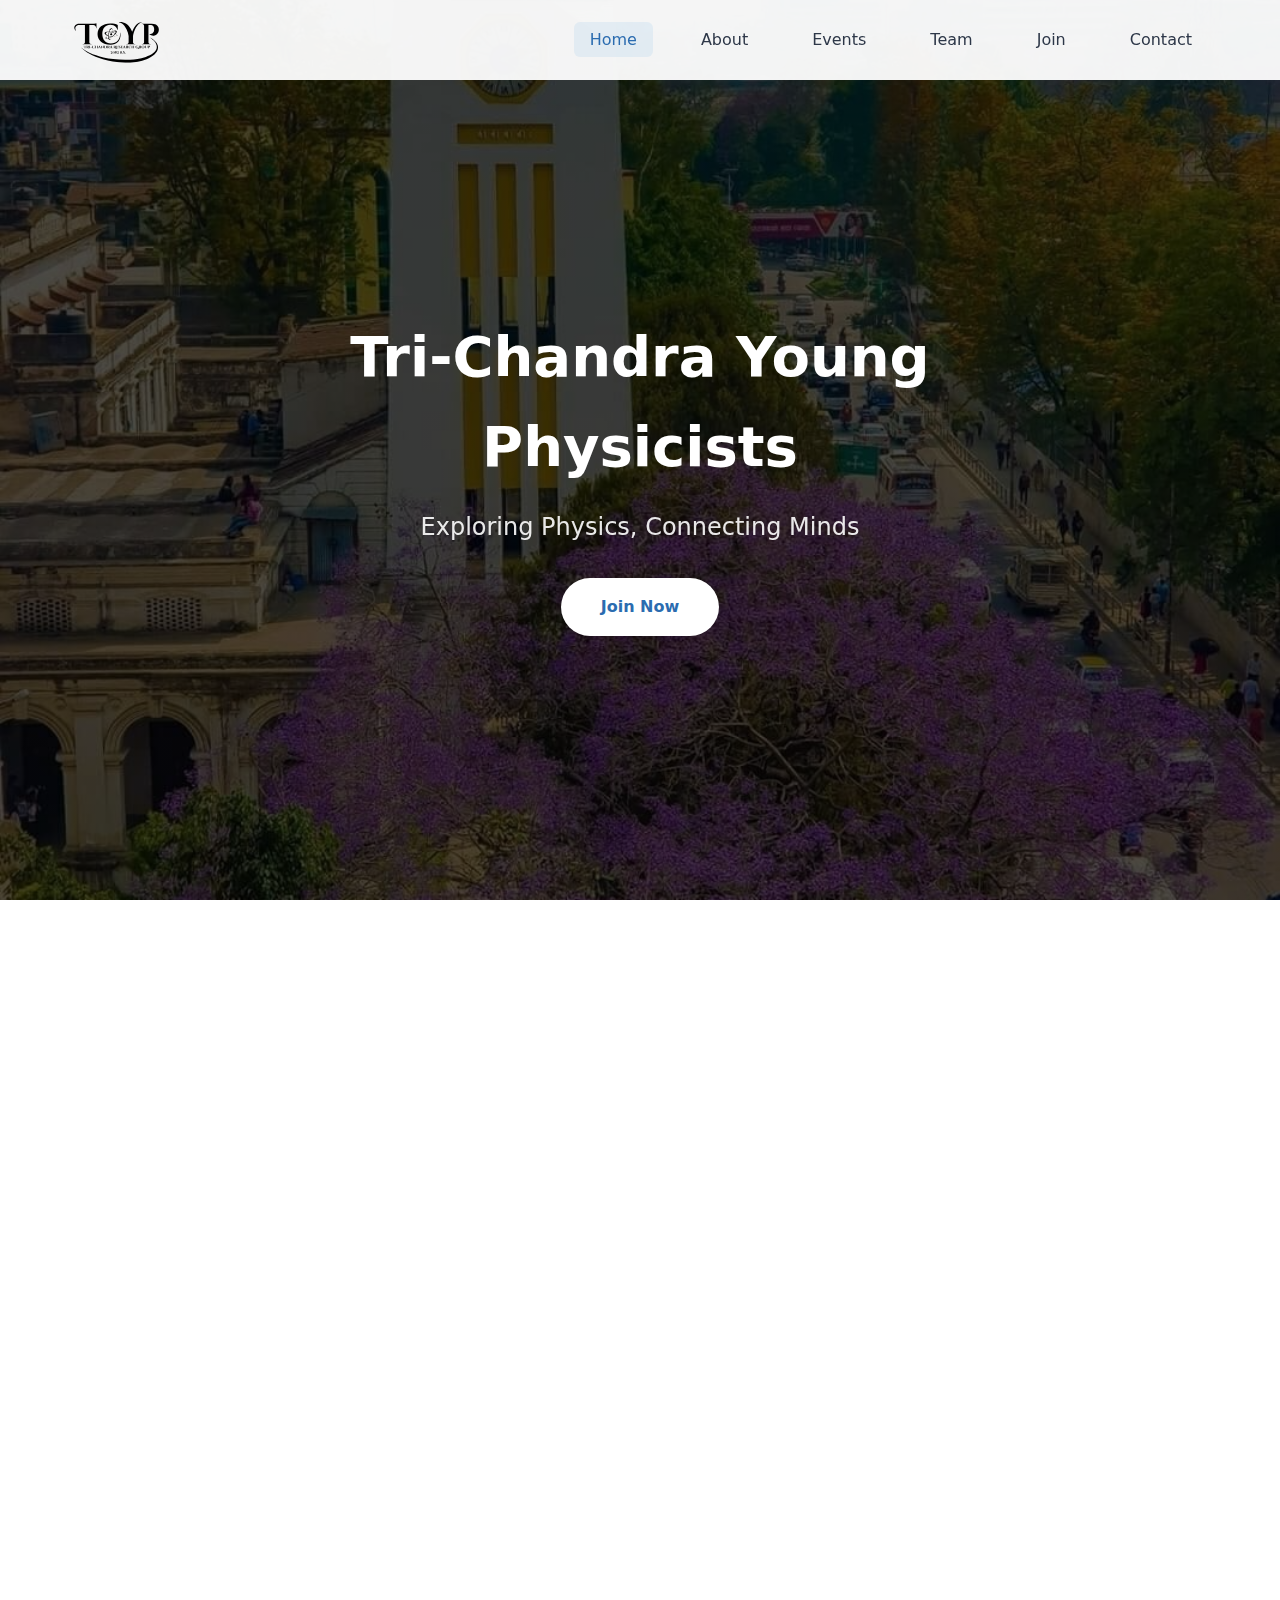
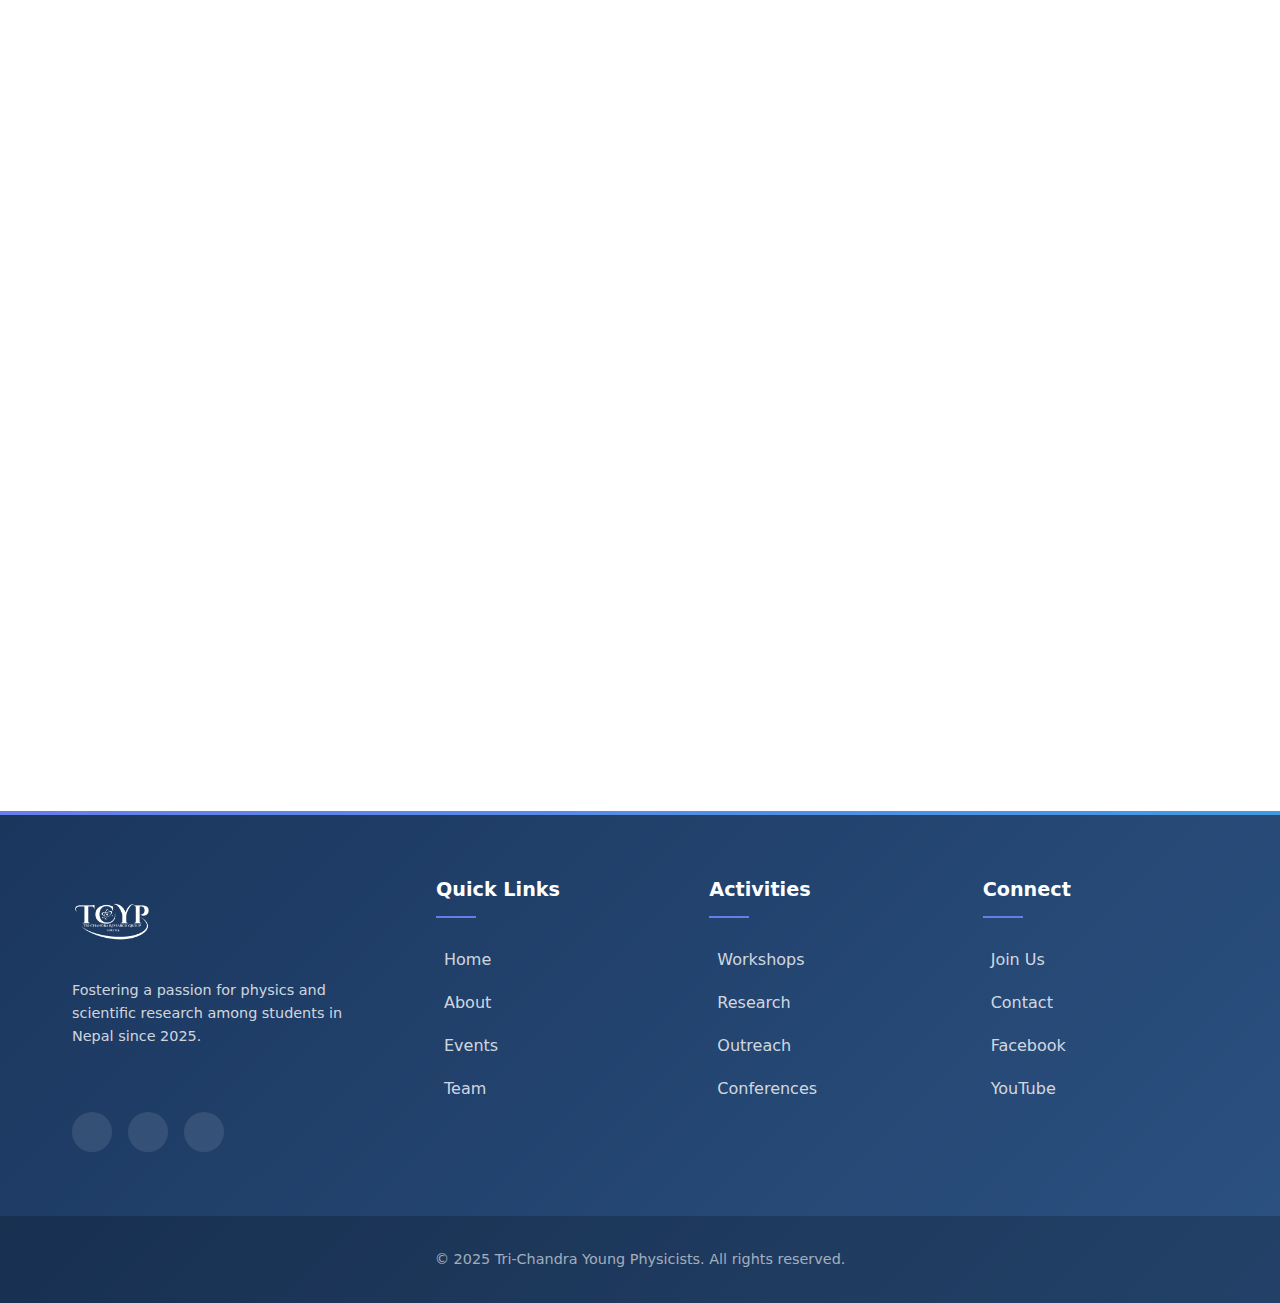
<file: index.html>
<!DOCTYPE html>
<html lang="en">
<head>
    <meta charset="UTF-8">
    <meta name="viewport" content="width=device-width, initial-scale=1.0, maximum-scale=1.0, user-scalable=no">
    <meta name="description" content="Tri-Chandra Young Physicists (TCYP) - A community of physics enthusiasts fostering scientific research in Nepal">
    <meta name="keywords" content="TCYP, physics, Nepal, Tri-Chandra, research, students, science">
    <meta name="author" content="Tri-Chandra Young Physicists">
    <meta property="og:title" content="TCYP - Tri-Chandra Young Physicists">
    <meta property="og:description" content="A community of physics enthusiasts fostering scientific research in Nepal">
    <meta property="og:image" content="logo.png">
    <meta property="og:url" content="https://tcyoungphysicists.github.io">
    <meta name="theme-color" content="#2b6cb0">
    <title>TCYP - Tri-Chandra Young Physicists | Home</title>
    <link rel="stylesheet" href="styles.css">
    <link rel="icon" type="image/png" href="logo.png">
    <link rel="apple-touch-icon" href="logo.png">
    <link rel="manifest" href="manifest.json">
    <link rel="preconnect" href="https://fonts.googleapis.com">
    <link rel="preconnect" href="https://fonts.gstatic.com" crossorigin>
    <link rel="stylesheet" href="https://cdnjs.cloudflare.com/ajax/libs/font-awesome/6.4.0/css/all.min.css" integrity="sha512-iecdLmaskl7CVkqkXNQ/ZH/XLlvWZOJyj7Yy7tcenmpD1ypASozpmT/E0iPtmFIB46ZmdtAc9eNBvH0H/ZpiBw==" crossorigin="anonymous" referrerpolicy="no-referrer" />
</head>
<body>
    <header>
        <div class="header-content">
            <div class="logo">
                <a href="index.html">
                    <img src="Tri-Chandra Young Physicists - TCYP logo.svg" alt="TCYP Logo">
                </a>
            </div>
            
            <nav id="main-nav" aria-label="Main navigation">
            <ul>
                <li><a href="index.html" class="current-page" aria-current="page">Home</a></li>
                <li><a href="about.html">About</a></li>
                <li><a href="events.html">Events</a></li>
                <li><a href="team.html">Team</a></li>
                <li><a href="join.html">Join</a></li>
                <li><a href="contact.html">Contact</a></li>
            </ul>
        </nav>
        <button class="mobile-menu-button" aria-label="Toggle menu" aria-expanded="false" aria-controls="main-nav">
            <span></span>
            <span></span>
            <span></span>
        </button>
        </div>
        
    </header>
    
    <section class="hero">
        <div class="hero-content">
            <h1>Tri-Chandra Young Physicists</h1>
            <p>Exploring Physics, Connecting Minds</p>
            <a href="join.html" class="cta-button">Join Now</a>
        </div>
    </section>

    <main>
        <section class="intro-section fade-in-up">
            <div class="container">
                <div class="section-title">
                    <h2>Welcome to TCYP</h2>
                    <p>A community of physics enthusiasts at Tri-Chandra Multiple Campus</p>
                </div>
                
                <div class="intro-content">
                    <p>Tri-Chandra Young Physicists (TCYP) is a dynamic student organization founded on April 28, 2025, dedicated to fostering a passion for physics and scientific research among students in Nepal. We provide a platform for budding physicists to connect, learn, and grow together.</p>
                    
                    <div class="intro-features">
                        <div class="intro-feature">
                            <i class="fas fa-flask"></i>
                            <h3>Research Group</h3>
                            <p>We are proudly connected to the Tri-Chandra Research Group, working on cutting-edge physics research projects and collaborations.</p>
                        </div>
                        
                        <div class="intro-feature">
                            <i class="fas fa-globe"></i>
                            <h3>International Affiliation</h3>
                            <p>As a member of the International Association of Physics Students (IAPS), we connect our members to a global network of physics students.</p>
                        </div>
                        
                        <div class="intro-feature">
                            <i class="fas fa-users"></i>
                            <h3>Community</h3>
                            <p>Join our vibrant community of like-minded individuals passionate about understanding the fundamental laws of the universe.</p>
                        </div>
                    </div>
                </div>
            </div>
        </section>

        <section class="activities-preview fade-in-up">
            <div class="container">
                <div class="section-title">
                    <h2>Recent Activities</h2>
                    <p>Explore some of our recent events and programs</p>
                </div>
                
                <div class="events-grid">
                    <div class="event-card">
                        <img src="event1.jpg" alt="Physics Workshop">
                        <div class="event-details">
                            <h3>Computational Physics Workshop</h3>
                            <div class="event-meta">
                                <span class="event-type national">National</span>
                                <span class="event-category">Scientific</span>
                            </div>
                            <p class="event-date"><i class="far fa-calendar-alt"></i> April 30, 2025</p>
                            <p>A hands-on workshop on applying computational methods to solve complex physics problems.</p>
                            <a href="events.html" class="read-more">Learn More</a>
                        </div>
                    </div>
                    
                    <div class="event-card">
                        <img src="Days POST (1).jpg" alt="Physics Exhibition">
                        <div class="event-details">
                            <h3>Physics Exhibition</h3>
                            <div class="event-meta">
                                <span class="event-type local">Local</span>
                                <span class="event-category">Educational</span>
                            </div>
                            <p class="event-date"><i class="far fa-calendar-alt"></i> May 15, 2025</p>
                            <p>An interactive exhibition showcasing fundamental physics concepts through engaging demonstrations.</p>
                            <a href="events.html" class="read-more">Learn More</a>
                        </div>
                    </div>
                </div>
                
                <div class="view-all-link">
                    <a href="events.html">View All Events <i class="fas fa-arrow-right"></i></a>
                </div>
            </div>
        </section>
    </main>

    <footer>
        <div class="footer-content">
            <div class="footer-logo">
                <img src="logo_w.png" alt="TCYP Logo">
                <div class="footer-description">
                    Fostering a passion for physics and scientific research among students in Nepal since 2025.
                </div>
                <div class="footer-social">
                    <a href="https://facebook.com/tcyoungphysicists" target="_blank"><i class="fab fa-facebook"></i></a>
                    <a href="https://youtube.com/@tcyoungphysicists" target="_blank"><i class="fab fa-youtube"></i></a>
                    <a href="#"><i class="fab fa-linkedin"></i></a>
                </div>
            </div>
            
            <div class="footer-links">
                <div class="footer-links-column">
                    <h3>Quick Links</h3>
                    <ul>
                        <li><a href="index.html"><i class="fas fa-chevron-right"></i> Home</a></li>
                        <li><a href="about.html"><i class="fas fa-chevron-right"></i> About</a></li>
                        <li><a href="events.html"><i class="fas fa-chevron-right"></i> Events</a></li>
                        <li><a href="team.html"><i class="fas fa-chevron-right"></i> Team</a></li>
                    </ul>
                </div>
                
                <div class="footer-links-column">
                    <h3>Activities</h3>
                    <ul>
                        <li><a href="events.html#workshops"><i class="fas fa-chevron-right"></i> Workshops</a></li>
                        <li><a href="events.html#research"><i class="fas fa-chevron-right"></i> Research</a></li>
                        <li><a href="events.html#outreach"><i class="fas fa-chevron-right"></i> Outreach</a></li>
                        <li><a href="events.html#conferences"><i class="fas fa-chevron-right"></i> Conferences</a></li>
                    </ul>
                </div>

                <div class="footer-links-column">
                    <h3>Connect</h3>
                    <ul>
                        <li><a href="join.html"><i class="fas fa-chevron-right"></i> Join Us</a></li>
                        <li><a href="contact.html"><i class="fas fa-chevron-right"></i> Contact</a></li>
                        <li><a href="https://facebook.com/tcyoungphysicists" target="_blank"><i class="fas fa-chevron-right"></i> Facebook</a></li>
                        <li><a href="https://youtube.com/@tcyoungphysicists" target="_blank"><i class="fas fa-chevron-right"></i> YouTube</a></li>
                    </ul>
                </div>
            </div>
        </div>
        
        <div class="footer-bottom">
            <p>&copy; 2025 Tri-Chandra Young Physicists. All rights reserved.</p>
        </div>
    </footer>
    
    <a href="#" class="back-to-top">
        <i class="fas fa-arrow-up"></i>
    </a>
    
    <script src="script.js"></script>
</body>
</html>
</file>
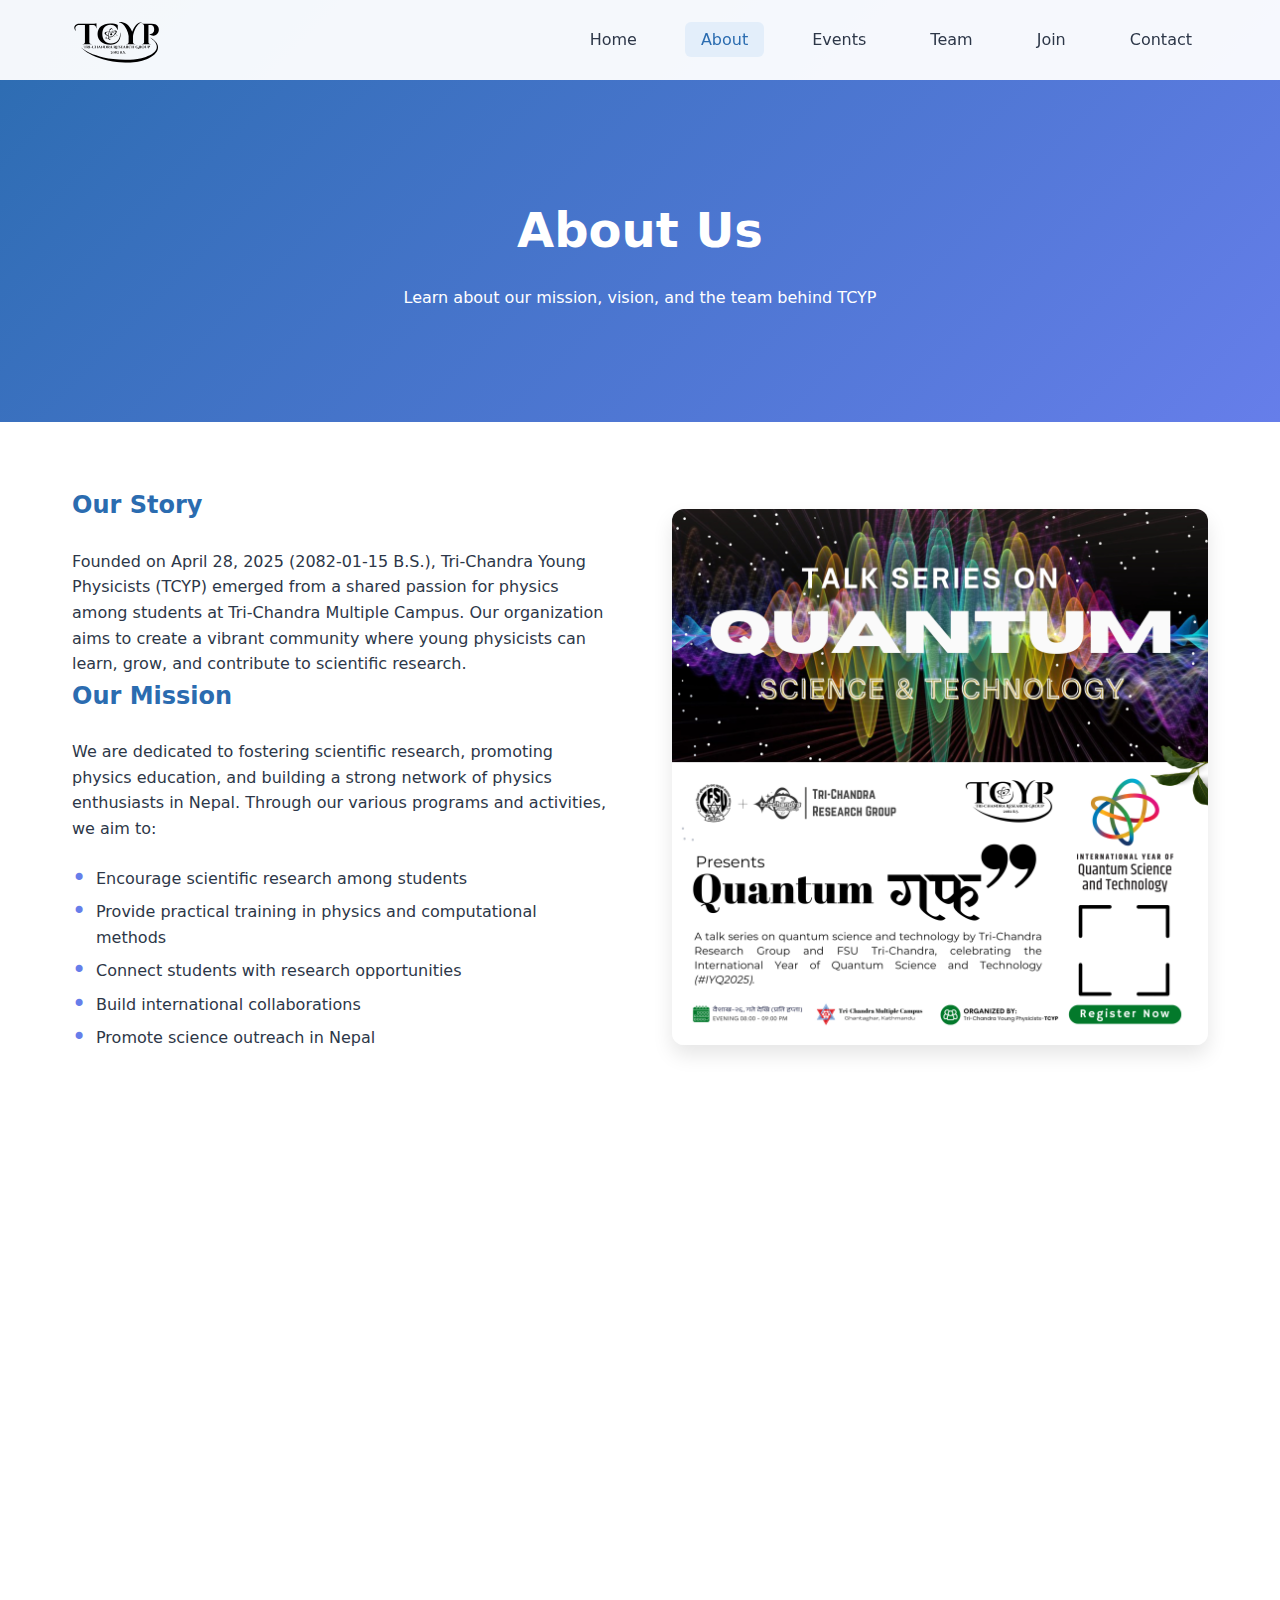
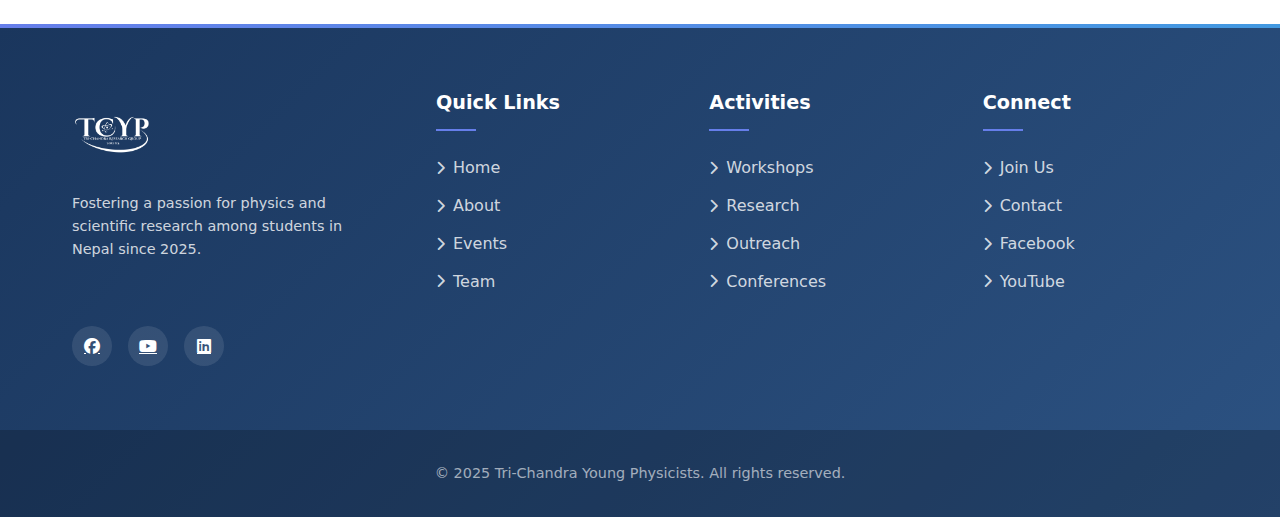
<file: about.html>
<!DOCTYPE html>
<html lang="en">
<head>
    <meta charset="UTF-8">
    <meta name="viewport" content="width=device-width, initial-scale=1.0, maximum-scale=1.0, user-scalable=no">
    <meta name="description" content="Learn about Tri-Chandra Young Physicists (TCYP), our mission, and our team.">
    <title>About Us - Tri-Chandra Young Physicists (TCYP)</title>
    <link rel="stylesheet" href="styles.css">
    <link rel="icon" type="image/svg+xml" href="assets/images/TCYP-logo.svg">
    <link rel="stylesheet" href="https://cdnjs.cloudflare.com/ajax/libs/font-awesome/6.4.0/css/all.min.css">
</head>
<body>
    <header>
        <div class="header-content">
            <div class="logo">
                <a href="index.html">
                    <img src="Tri-Chandra Young Physicists - TCYP logo.svg" alt="TCYP Logo">
                </a>
            </div>
            
            <nav>
                <ul>
                    <li><a href="index.html">Home</a></li>
                    <li><a href="about.html" class="current-page">About</a></li>
                    <li><a href="events.html">Events</a></li>
                    <li><a href="team.html">Team</a></li>
                    <li><a href="join.html">Join</a></li>
                    <li><a href="contact.html">Contact</a></li>
                </ul>
            </nav>
            <button class="mobile-menu-button" aria-label="Toggle menu">
                <span></span>
                <span></span>
                <span></span>
            </button>
        </div>
    </header>

    <main>
        <section class="page-header">
            <div class="container">
                <h1>About Us</h1>
                <p>Learn about our mission, vision, and the team behind TCYP</p>
            </div>
        </section>

        <section class="about-content fade-in-up">
            <div class="container">
                <div class="about-grid">
                    <div class="about-text">
                        <h2>Our Story</h2>
                        <p>Founded on April 28, 2025 (2082-01-15 B.S.), Tri-Chandra Young Physicists (TCYP) emerged from a shared passion for physics among students at Tri-Chandra Multiple Campus. Our organization aims to create a vibrant community where young physicists can learn, grow, and contribute to scientific research.</p>
                        
                        <h2>Our Mission</h2>
                        <p>We are dedicated to fostering scientific research, promoting physics education, and building a strong network of physics enthusiasts in Nepal. Through our various programs and activities, we aim to:</p>
                        <ul>
                            <li>Encourage scientific research among students</li>
                            <li>Provide practical training in physics and computational methods</li>
                            <li>Connect students with research opportunities</li>
                            <li>Build international collaborations</li>
                            <li>Promote science outreach in Nepal</li>
                        </ul>
                    </div>
                    <div class="about-image">
                        <img src="event1.jpg" alt="TCYP Team">
                    </div>
                </div>
            </div>
        </section>

        <section class="team-preview fade-in-up">
            <div class="container">
                <div class="section-title">
                    <h2>Executive Committee</h2>
                    <p>Meet the dedicated team leading TCYP</p>
                </div>
                <div class="team-grid">
                    <div class="team-card">
                        <div class="team-info">
                            <h3>Nabin Pandey</h3>
                            <p class="role">President</p>
                        </div>
                    </div>
                    <div class="team-card">
                        <div class="team-info">
                            <h3>Niya Basnet</h3>
                            <p class="role">Vice-President</p>
                        </div>
                    </div>
                    <div class="team-card">
                        <div class="team-info">
                            <h3>Janak Singh Dhami</h3>
                            <p class="role">IAPS Delegate & Secretary</p>
                        </div>
                    </div>
                    <div class="team-card">
                        <div class="team-info">
                            <h3>Bijaya Dawadi</h3>
                            <p class="role">Treasurer</p>
                        </div>
                    </div>
                </div>
                <div class="view-all-link">
                    <a href="team.html">View All Team Members <i class="fas fa-arrow-right"></i></a>
                </div>
            </div>
        </section>
    </main>

    <footer>
        <div class="footer-content">
            <div class="footer-logo">
                <img src="logo_w.png" alt="TCYP Logo">
                <div class="footer-description">
                    Fostering a passion for physics and scientific research among students in Nepal since 2025.
                </div>
                <div class="footer-social">
                    <a href="https://facebook.com/tcyoungphysicists" target="_blank"><i class="fab fa-facebook"></i></a>
                    <a href="https://youtube.com/@tcyoungphysicists" target="_blank"><i class="fab fa-youtube"></i></a>
                    <a href="#"><i class="fab fa-linkedin"></i></a>
                </div>
            </div>
            
            <div class="footer-links">
                <div class="footer-links-column">
                    <h3>Quick Links</h3>
                    <ul>
                        <li><a href="index.html"><i class="fas fa-chevron-right"></i> Home</a></li>
                        <li><a href="about.html"><i class="fas fa-chevron-right"></i> About</a></li>
                        <li><a href="events.html"><i class="fas fa-chevron-right"></i> Events</a></li>
                        <li><a href="team.html"><i class="fas fa-chevron-right"></i> Team</a></li>
                    </ul>
                </div>
                
                <div class="footer-links-column">
                    <h3>Activities</h3>
                    <ul>
                        <li><a href="events.html#workshops"><i class="fas fa-chevron-right"></i> Workshops</a></li>
                        <li><a href="events.html#research"><i class="fas fa-chevron-right"></i> Research</a></li>
                        <li><a href="events.html#outreach"><i class="fas fa-chevron-right"></i> Outreach</a></li>
                        <li><a href="events.html#conferences"><i class="fas fa-chevron-right"></i> Conferences</a></li>
                    </ul>
                </div>

                <div class="footer-links-column">
                    <h3>Connect</h3>
                    <ul>
                        <li><a href="join.html"><i class="fas fa-chevron-right"></i> Join Us</a></li>
                        <li><a href="contact.html"><i class="fas fa-chevron-right"></i> Contact</a></li>
                        <li><a href="https://facebook.com/tcyoungphysicists" target="_blank"><i class="fas fa-chevron-right"></i> Facebook</a></li>
                        <li><a href="https://youtube.com/@tcyoungphysicists" target="_blank"><i class="fas fa-chevron-right"></i> YouTube</a></li>
                    </ul>
                </div>
            </div>
        </div>
        
        <div class="footer-bottom">
            <p>&copy; 2025 Tri-Chandra Young Physicists. All rights reserved.</p>
        </div>
    </footer>

    <a href="#" class="back-to-top">
        <i class="fas fa-arrow-up"></i>
    </a>

    <script src="script.js"></script>
</body>
</html>
</file>
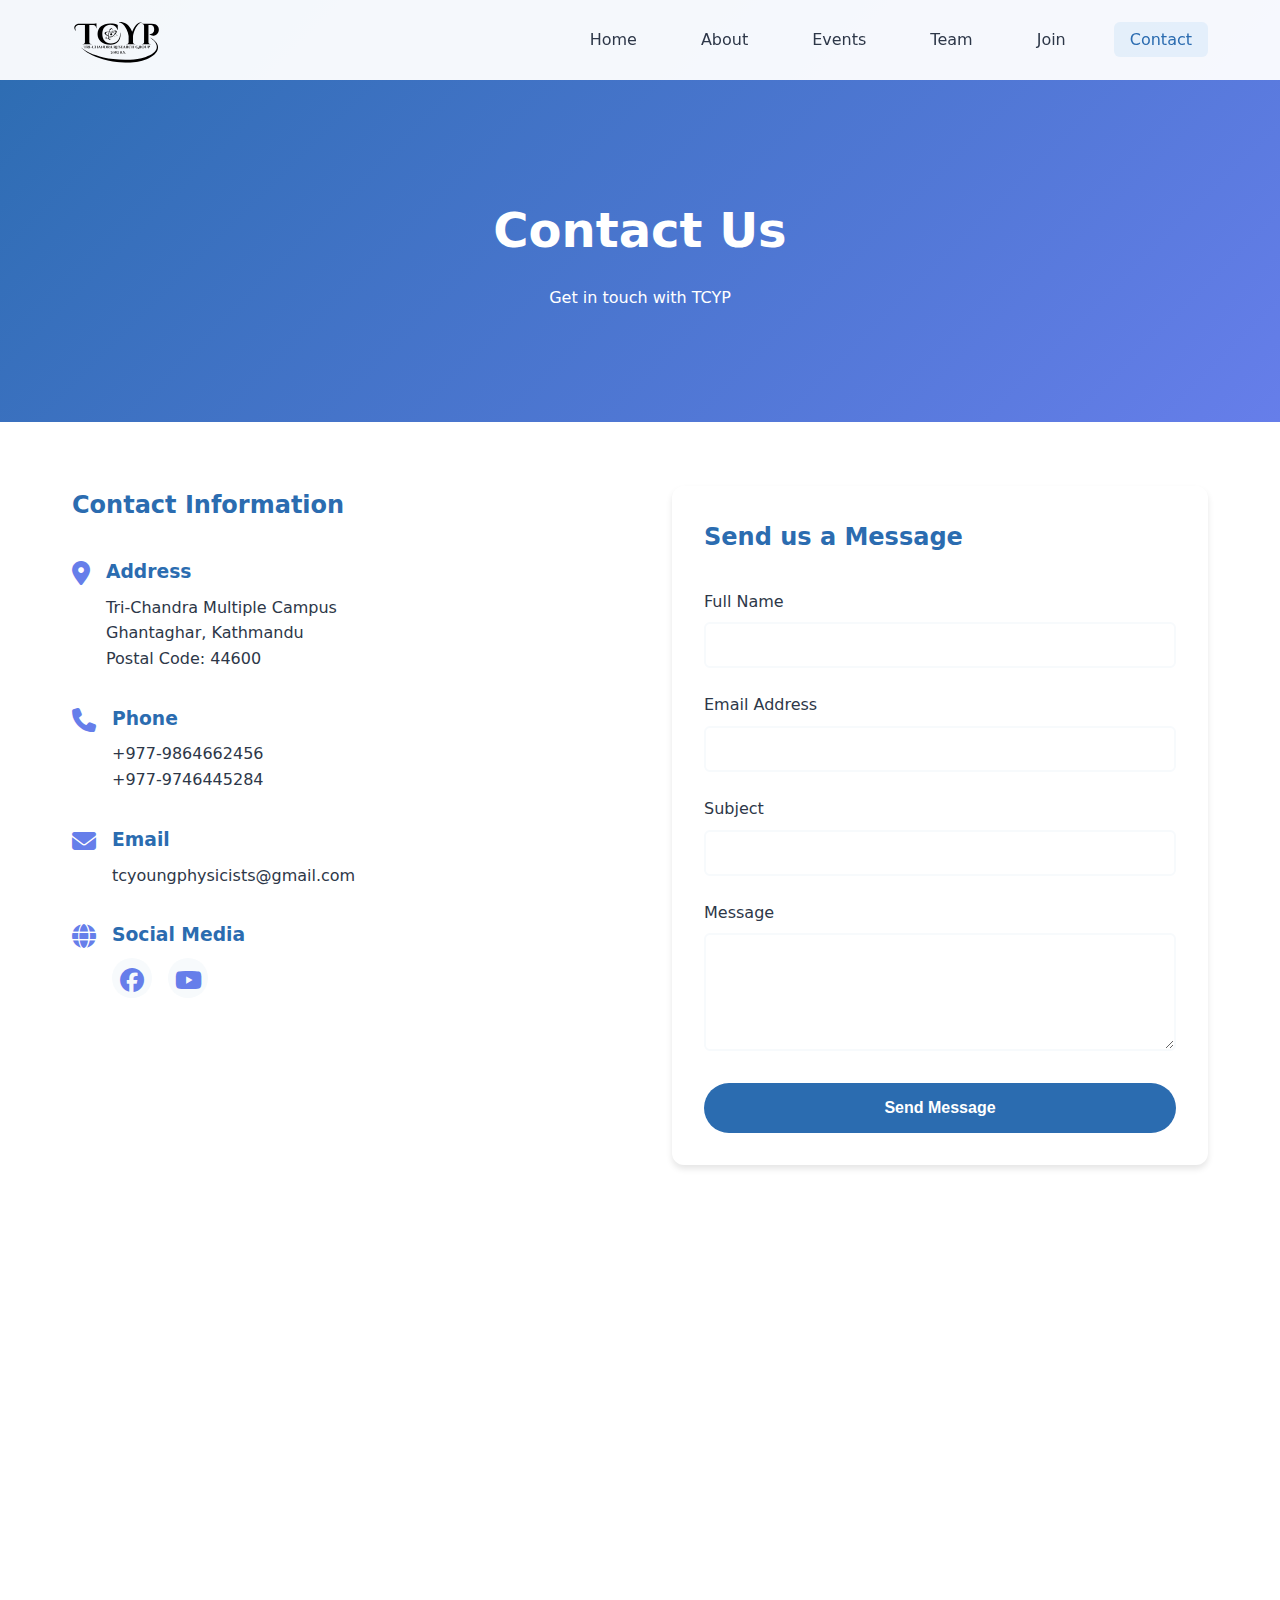
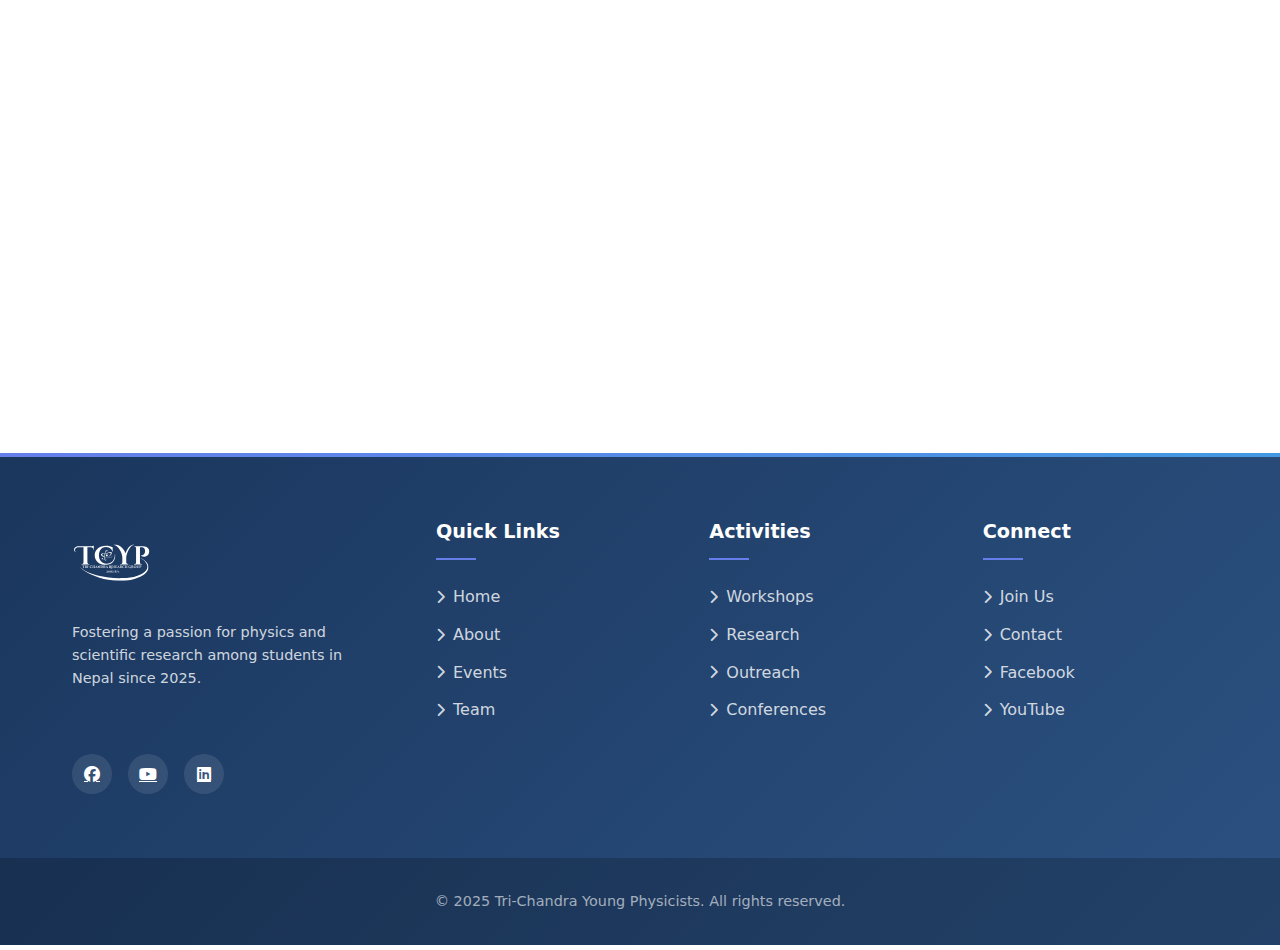
<file: contact.html>
<!DOCTYPE html>
<html lang="en">
<head>
    <meta charset="UTF-8">
    <meta name="viewport" content="width=device-width, initial-scale=1.0">
    <meta name="description" content="Contact Tri-Chandra Young Physicists (TCYP) for inquiries and collaborations">
    <title>Contact Us - Tri-Chandra Young Physicists (TCYP)</title>
    <link rel="stylesheet" href="styles.css">
    <link rel="icon" type="image/svg+xml" href="assets/images/TCYP-logo.svg">
    <link rel="stylesheet" href="https://cdnjs.cloudflare.com/ajax/libs/font-awesome/6.4.0/css/all.min.css">
</head>
<body>
    <header>
        <div class="header-content">
            <div class="logo">
                <a href="index.html">
                    <img src="Tri-Chandra Young Physicists - TCYP logo.svg" alt="TCYP Logo">
                </a>
            </div>
            
            <nav>
                <ul>
                    <li><a href="index.html">Home</a></li>
                    <li><a href="about.html">About</a></li>
                    <li><a href="events.html">Events</a></li>
                    <li><a href="team.html">Team</a></li>
                    <li><a href="join.html">Join</a></li>
                    <li><a href="contact.html" class="current-page">Contact</a></li>
                </ul>
            </nav>
            <button class="mobile-menu-button" aria-label="Toggle menu">
                <span></span>
                <span></span>
                <span></span>
            </button>
        </div>
    </header>

    <main>
        <section class="page-header">
            <div class="container">
                <h1>Contact Us</h1>
                <p>Get in touch with TCYP</p>
            </div>
        </section>

        <section class="contact-section fade-in-up">
            <div class="container">
                <div class="contact-grid">
                    <div class="contact-info">
                        <h2>Contact Information</h2>
                        <div class="contact-details">
                            <div class="contact-item">
                                <i class="fas fa-map-marker-alt"></i>
                                <div>
                                    <h3>Address</h3>
                                    <p>Tri-Chandra Multiple Campus</p>
                                    <p>Ghantaghar, Kathmandu</p>
                                    <p>Postal Code: 44600</p>
                                </div>
                            </div>
                            <div class="contact-item">
                                <i class="fas fa-phone"></i>
                                <div>
                                    <h3>Phone</h3>
                                    <p><a href="tel:+9779864662456">+977-9864662456</a></p>
                                    <p><a href="tel:+9779746445284">+977-9746445284</a></p>
                                </div>
                            </div>
                            <div class="contact-item">
                                <i class="fas fa-envelope"></i>
                                <div>
                                    <h3>Email</h3>
                                    <p><a href="mailto:tcyoungphysicists@gmail.com">tcyoungphysicists@gmail.com</a></p>
                                </div>
                            </div>
                            <div class="contact-item">
                                <i class="fas fa-globe"></i>
                                <div>
                                    <h3>Social Media</h3>
                                    <div class="social-links">
                                        <a href="https://facebook.com/tcyoungphysicists" target="_blank" class="social-link">
                                            <i class="fab fa-facebook"></i>
                                        </a>
                                        <a href="https://youtube.com/@tcyoungphysicists" target="_blank" class="social-link">
                                            <i class="fab fa-youtube"></i>
                                        </a>
                                    </div>
                                </div>
                            </div>
                        </div>
                    </div>
                    
                    <div class="contact-form">
                        <h2>Send us a Message</h2>
                        <form id="contact-form" action="#" method="POST">
                            <div class="form-group">
                                <label for="name">Full Name</label>
                                <input type="text" id="name" name="name" required>
                            </div>
                            <div class="form-group">
                                <label for="email">Email Address</label>
                                <input type="email" id="email" name="email" required>
                            </div>
                            <div class="form-group">
                                <label for="subject">Subject</label>
                                <input type="text" id="subject" name="subject" required>
                            </div>
                            <div class="form-group">
                                <label for="message">Message</label>
                                <textarea id="message" name="message" rows="5" required></textarea>
                            </div>
                            <button type="submit" class="submit-button">Send Message</button>
                        </form>
                    </div>
                </div>
            </div>
        </section>

        <section class="map-section fade-in-up">
            <div class="container">
                <div class="section-title">
                    <h2>Find Us</h2>
                    <p>Visit us at Tri-Chandra Multiple Campus</p>
                </div>
                <div class="map-container">
                    <iframe 
                        src="https://www.google.com/maps/embed?pb=!1m18!1m12!1m3!1d3532.2680668741474!2d85.31311531506244!3d27.705734982790673!2m3!1f0!2f0!3f0!3m2!1i1024!2i768!4f13.1!3m3!1m2!1s0x39eb18fcb77fd4f7%3A0x58099b76b8740298!2sTri-Chandra%20Multiple%20Campus!5e0!3m2!1sen!2snp!4v1651990234567!5m2!1sen!2snp" 
                        width="100%" 
                        height="450" 
                        style="border:0;" 
                        allowfullscreen="" 
                        loading="lazy">
                    </iframe>
                </div>
            </div>
        </section>
    </main>

    <footer>
        <div class="footer-content">
            <div class="footer-logo">
                <img src="Tri-Chandra Young Physicists - TCYP logo.svg" alt="TCYP Logo">
                <div class="footer-description">
                    Fostering a passion for physics and scientific research among students in Nepal since 2025.
                </div>
                <div class="footer-social">
                    <a href="https://facebook.com/tcyoungphysicists" target="_blank"><i class="fab fa-facebook"></i></a>
                    <a href="https://youtube.com/@tcyoungphysicists" target="_blank"><i class="fab fa-youtube"></i></a>
                    <a href="#"><i class="fab fa-linkedin"></i></a>
                </div>
            </div>
            
            <div class="footer-links">
                <div class="footer-links-column">
                    <h3>Quick Links</h3>
                    <ul>
                        <li><a href="index.html"><i class="fas fa-chevron-right"></i> Home</a></li>
                        <li><a href="about.html"><i class="fas fa-chevron-right"></i> About</a></li>
                        <li><a href="events.html"><i class="fas fa-chevron-right"></i> Events</a></li>
                        <li><a href="team.html"><i class="fas fa-chevron-right"></i> Team</a></li>
                    </ul>
                </div>
                
                <div class="footer-links-column">
                    <h3>Activities</h3>
                    <ul>
                        <li><a href="events.html#workshops"><i class="fas fa-chevron-right"></i> Workshops</a></li>
                        <li><a href="events.html#research"><i class="fas fa-chevron-right"></i> Research</a></li>
                        <li><a href="events.html#outreach"><i class="fas fa-chevron-right"></i> Outreach</a></li>
                        <li><a href="events.html#conferences"><i class="fas fa-chevron-right"></i> Conferences</a></li>
                    </ul>
                </div>

                <div class="footer-links-column">
                    <h3>Connect</h3>
                    <ul>
                        <li><a href="join.html"><i class="fas fa-chevron-right"></i> Join Us</a></li>
                        <li><a href="contact.html"><i class="fas fa-chevron-right"></i> Contact</a></li>
                        <li><a href="https://facebook.com/tcyoungphysicists" target="_blank"><i class="fas fa-chevron-right"></i> Facebook</a></li>
                        <li><a href="https://youtube.com/@tcyoungphysicists" target="_blank"><i class="fas fa-chevron-right"></i> YouTube</a></li>
                    </ul>
                </div>
            </div>
        </div>
        
        <div class="footer-bottom">
            <p>&copy; 2025 Tri-Chandra Young Physicists. All rights reserved.</p>
        </div>
    </footer>

    <a href="#" class="back-to-top">
        <i class="fas fa-arrow-up"></i>
    </a>

    <script src="script.js"></script>
</body>
</html>
</file>
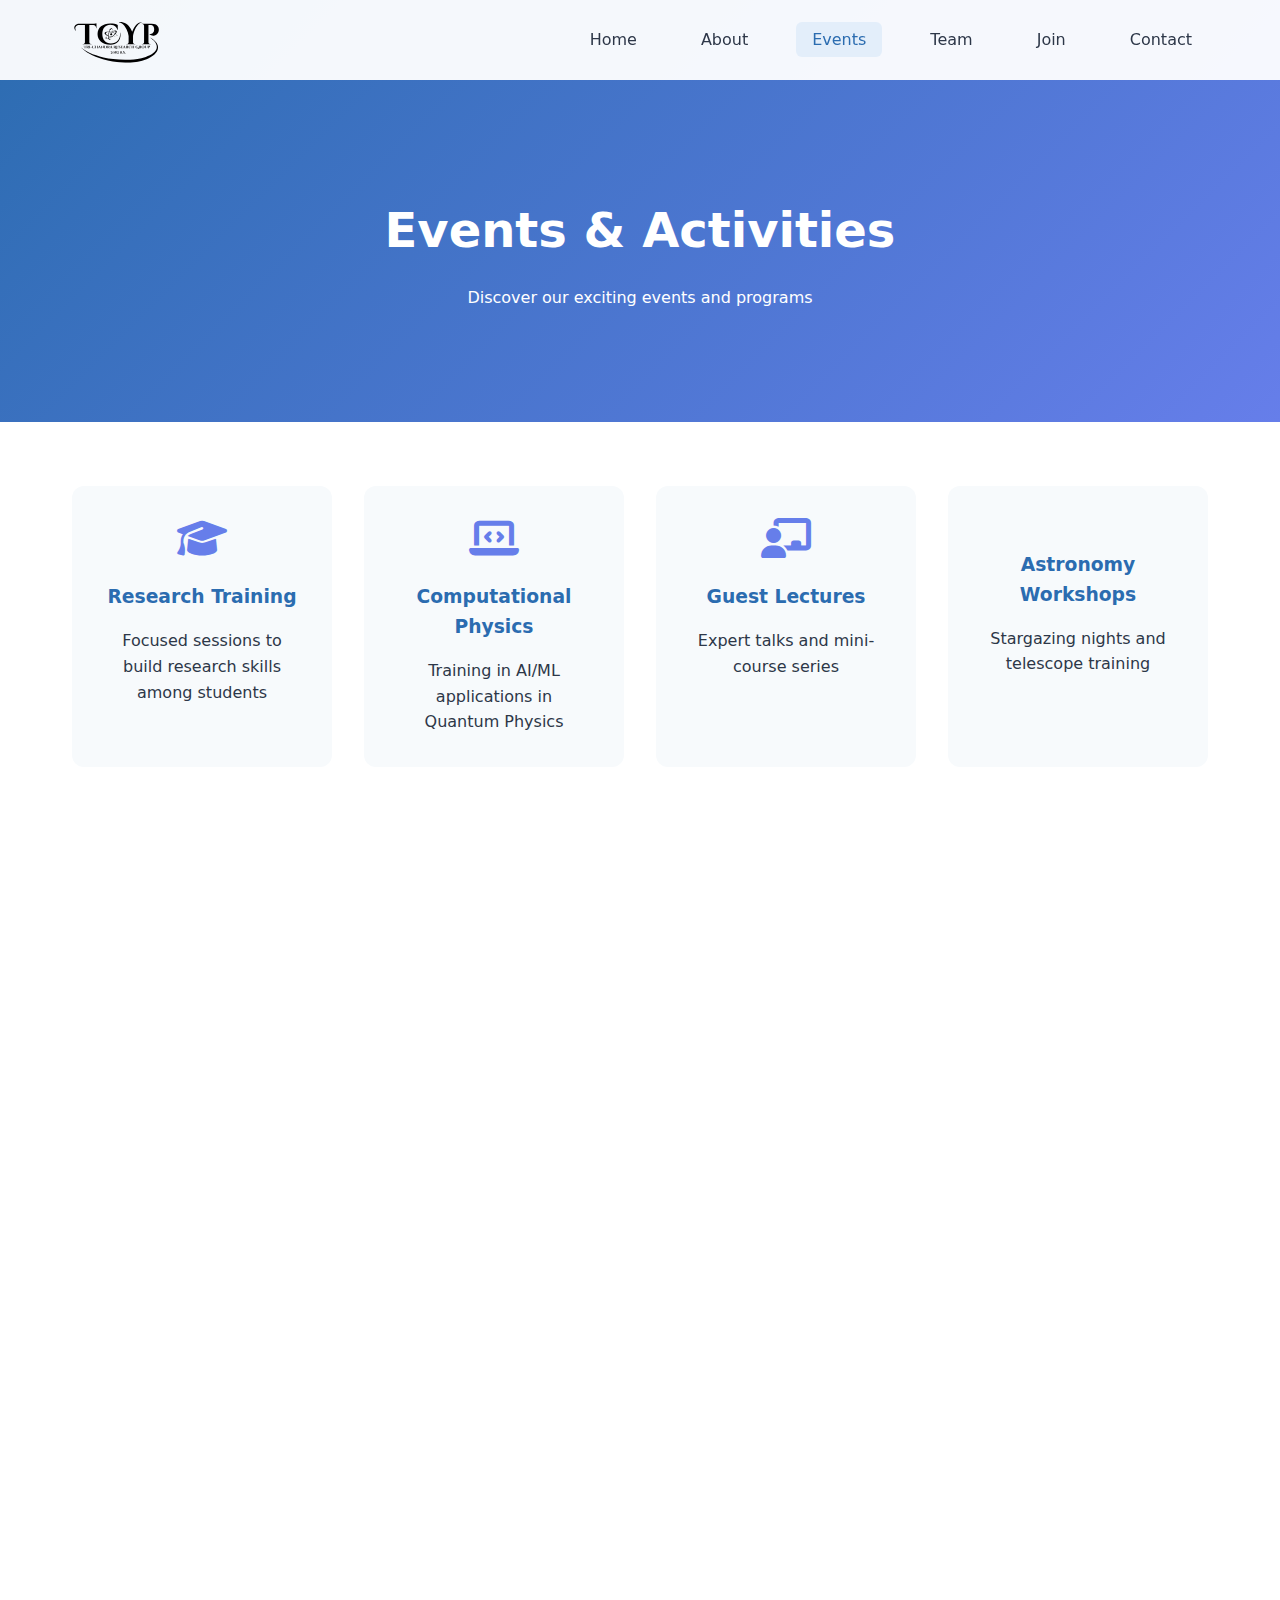
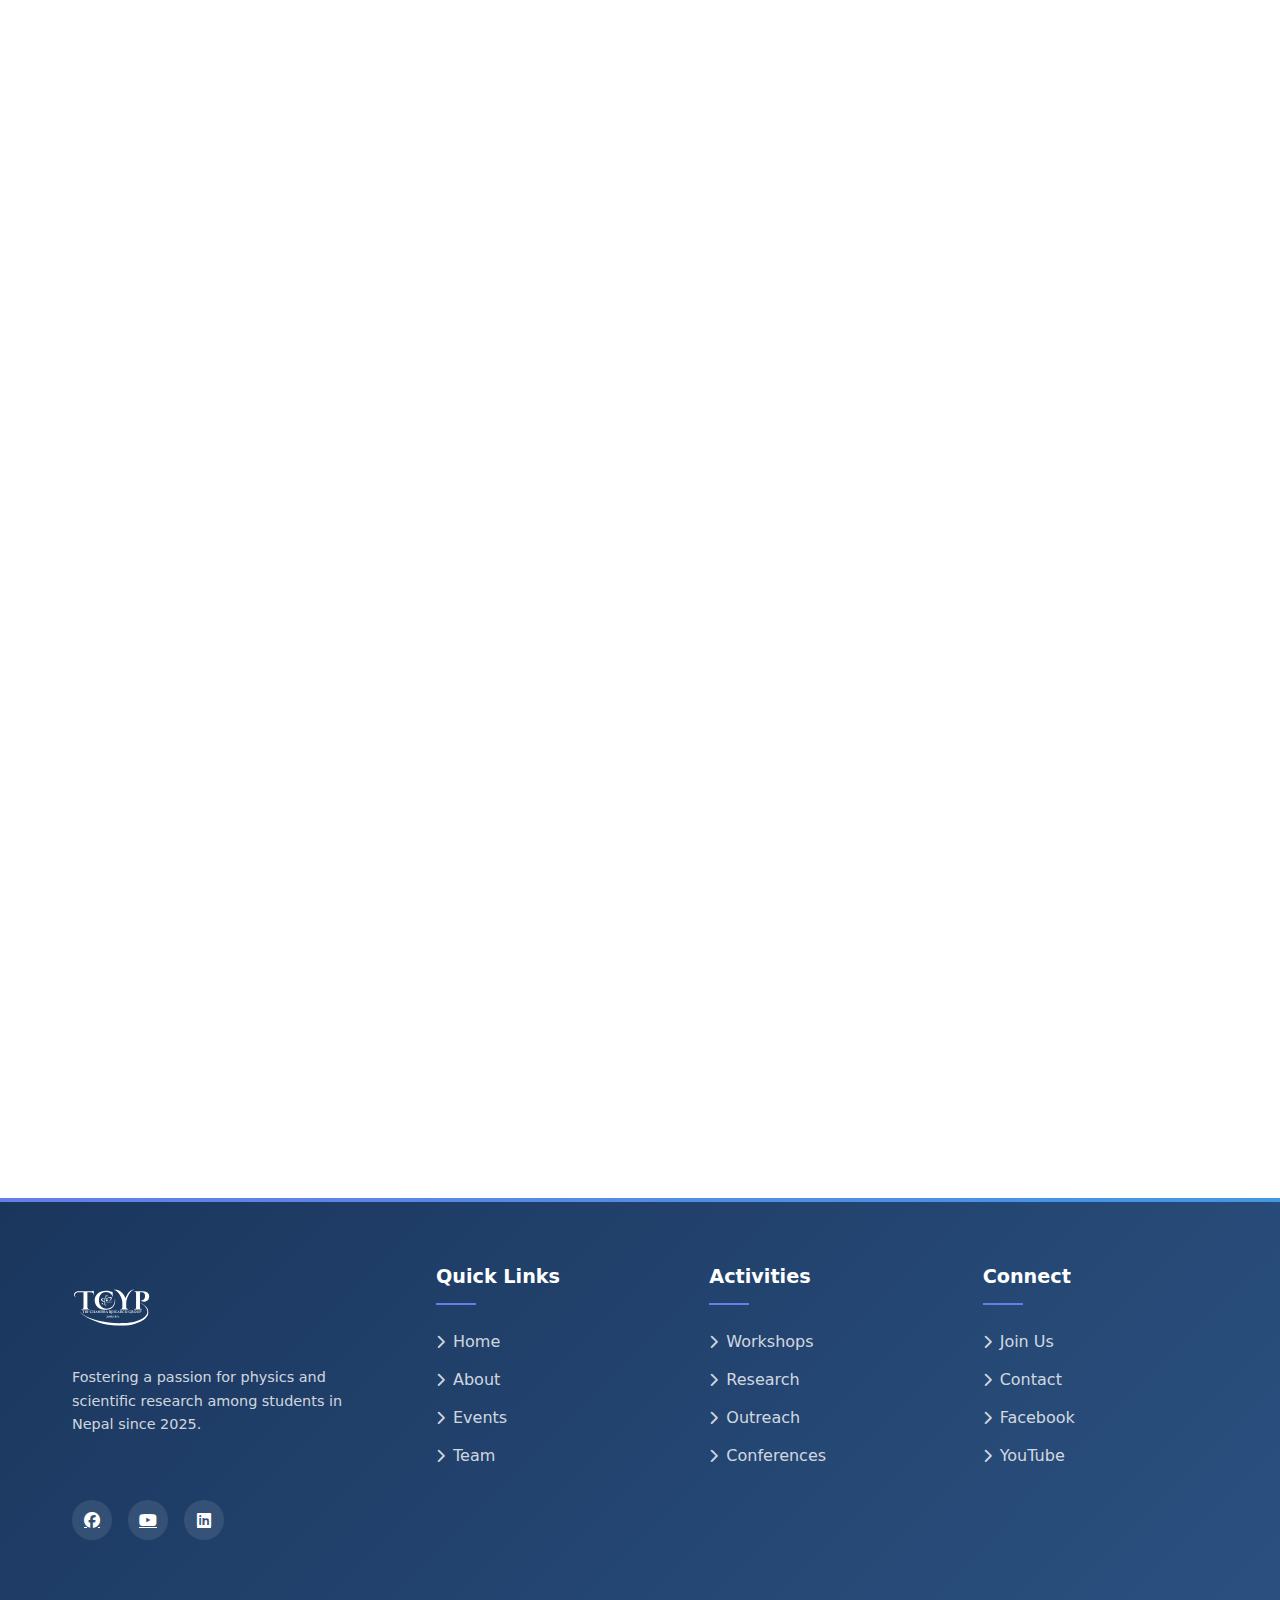
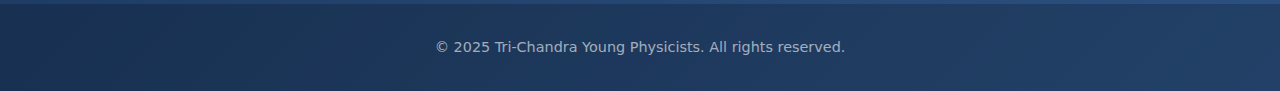
<file: events.html>
<!DOCTYPE html>
<html lang="en">
<head>
    <meta charset="UTF-8">
    <meta name="viewport" content="width=device-width, initial-scale=1.0">
    <meta name="description" content="Explore upcoming and past events organized by Tri-Chandra Young Physicists (TCYP)">
    <title>Events & Activities - Tri-Chandra Young Physicists (TCYP)</title>
    <link rel="stylesheet" href="styles.css">
    <link rel="icon" type="image/svg+xml" href="assets/images/TCYP-logo.svg">
    <link rel="stylesheet" href="https://cdnjs.cloudflare.com/ajax/libs/font-awesome/6.4.0/css/all.min.css">
</head>
<body>
    <header>
        <div class="header-content">
            <div class="logo">
                <a href="index.html">
                    <img src="Tri-Chandra Young Physicists - TCYP logo.svg" alt="TCYP Logo">
                </a>
            </div>
           
            <nav>
                <ul>
                    <li><a href="index.html">Home</a></li>
                    <li><a href="about.html">About</a></li>
                    <li><a href="events.html" class="current-page">Events</a></li>
                    <li><a href="team.html">Team</a></li>
                    <li><a href="join.html">Join</a></li>
                    <li><a href="contact.html">Contact</a></li>
                </ul>
            </nav>
            <button class="mobile-menu-button" aria-label="Toggle menu">
                <span></span>
                <span></span>
                <span></span>
            </button>
        </div>
    </header>

    <main>
        <section class="page-header">
            <div class="container">
                <h1>Events & Activities</h1>
                <p>Discover our exciting events and programs</p>
            </div>
        </section>

        <section class="events-categories fade-in-up">
            <div class="container">
                <div class="categories-grid">
                    <div class="category-card">
                        <i class="fas fa-graduation-cap"></i>
                        <h3>Research Training</h3>
                        <p>Focused sessions to build research skills among students</p>
                    </div>
                    <div class="category-card">
                        <i class="fas fa-laptop-code"></i>
                        <h3>Computational Physics</h3>
                        <p>Training in AI/ML applications in Quantum Physics</p>
                    </div>
                    <div class="category-card">
                        <i class="fas fa-chalkboard-teacher"></i>
                        <h3>Guest Lectures</h3>
                        <p>Expert talks and mini-course series</p>
                    </div>
                    <div class="category-card">
                        <i class="fas fa-telescope"></i>
                        <h3>Astronomy Workshops</h3>
                        <p>Stargazing nights and telescope training</p>
                    </div>
                </div>
            </div>
        </section>

        <section class="upcoming-events fade-in-up">
            <div class="container">
                <div class="section-title">
                    <h2>Upcoming Events</h2>
                    <p>Join us in our next activities</p>
                </div>
                <div class="events-timeline">
                    <div class="event-item">
                        <div class="event-date">
                            <span class="day">15</span>
                            <span class="month">May</span>
                        </div>
                        <div class="event-content">
                            <h3>Physics Exhibition</h3>
                            <p class="event-meta">
                                <span class="event-type local">Local</span>
                                <span class="event-location"><i class="fas fa-map-marker-alt"></i> Tri-Chandra Campus</span>
                            </p>
                            <p>An interactive exhibition showcasing fundamental physics concepts through engaging demonstrations.</p>
                            <a href="#" class="register-button">Register Now</a>
                        </div>
                    </div>

                    <div class="event-item">
                        <div class="event-date">
                            <span class="day">22</span>
                            <span class="month">May</span>
                        </div>
                        <div class="event-content">
                            <h3>Astronomy Night</h3>
                            <p class="event-meta">
                                <span class="event-type local">Local</span>
                                <span class="event-location"><i class="fas fa-map-marker-alt"></i> Observatory</span>
                            </p>
                            <p>Join us for a night of stargazing and learn to use telescopes for astronomical observations.</p>
                            <a href="#" class="register-button">Register Now</a>
                        </div>
                    </div>
                </div>
            </div>
        </section>

        <section class="regular-activities fade-in-up">
            <div class="container">
                <div class="section-title">
                    <h2>Regular Activities</h2>
                    <p>Ongoing programs and meetups</p>
                </div>
                <div class="activities-grid">
                    <div class="activity-card">
                        <div class="activity-icon">
                            <i class="fas fa-book"></i>
                        </div>
                        <h3>Weekly Poster Presentations</h3>
                        <p>Every Friday | 2:00 PM</p>
                        <p>Highlighting historical and current scientific events</p>
                    </div>
                    <div class="activity-card">
                        <i class="fas fa-coffee"></i>
                        <h3>Physics Tea Time</h3>
                        <p>Monthly | Last Saturday</p>
                        <p>Casual discussions on cool physics ideas and recent discoveries</p>
                    </div>
                    <div class="activity-card">
                        <i class="fas fa-users"></i>
                        <h3>Research Project Matchmaking</h3>
                        <p>Bi-weekly Sessions</p>
                        <p>Connect with professors and research opportunities</p>
                    </div>
                </div>
            </div>
        </section>

        <section class="international-days fade-in-up">
            <div class="container">
                <div class="section-title">
                    <h2>International Day Celebrations</h2>
                    <p>Special events throughout the year</p>
                </div>
                <div class="days-grid">
                    <div class="day-card">
                        <h3>Pi Day</h3>
                        <p class="date">March 14</p>
                    </div>
                    <div class="day-card">
                        <h3>Yuri's Night</h3>
                        <p class="date">April 12</p>
                    </div>
                    <div class="day-card">
                        <h3>International Light Day</h3>
                        <p class="date">May 16</p>
                    </div>
                    <div class="day-card">
                        <h3>National Science Day</h3>
                        <p class="date">September 1</p>
                    </div>
                </div>
            </div>
        </section>
    </main>

    <footer>
        <div class="footer-content">
            <div class="footer-logo">
                <img src="Tri-Chandra Young Physicists - TCYP logo.svg" alt="TCYP Logo">
                <div class="footer-description">
                    Fostering a passion for physics and scientific research among students in Nepal since 2025.
                </div>
                <div class="footer-social">
                    <a href="https://facebook.com/tcyoungphysicists" target="_blank"><i class="fab fa-facebook"></i></a>
                    <a href="https://youtube.com/@tcyoungphysicists" target="_blank"><i class="fab fa-youtube"></i></a>
                    <a href="#"><i class="fab fa-linkedin"></i></a>
                </div>
            </div>
            
            <div class="footer-links">
                <div class="footer-links-column">
                    <h3>Quick Links</h3>
                    <ul>
                        <li><a href="index.html"><i class="fas fa-chevron-right"></i> Home</a></li>
                        <li><a href="about.html"><i class="fas fa-chevron-right"></i> About</a></li>
                        <li><a href="events.html"><i class="fas fa-chevron-right"></i> Events</a></li>
                        <li><a href="team.html"><i class="fas fa-chevron-right"></i> Team</a></li>
                    </ul>
                </div>
                
                <div class="footer-links-column">
                    <h3>Activities</h3>
                    <ul>
                        <li><a href="events.html#workshops"><i class="fas fa-chevron-right"></i> Workshops</a></li>
                        <li><a href="events.html#research"><i class="fas fa-chevron-right"></i> Research</a></li>
                        <li><a href="events.html#outreach"><i class="fas fa-chevron-right"></i> Outreach</a></li>
                        <li><a href="events.html#conferences"><i class="fas fa-chevron-right"></i> Conferences</a></li>
                    </ul>
                </div>

                <div class="footer-links-column">
                    <h3>Connect</h3>
                    <ul>
                        <li><a href="join.html"><i class="fas fa-chevron-right"></i> Join Us</a></li>
                        <li><a href="contact.html"><i class="fas fa-chevron-right"></i> Contact</a></li>
                        <li><a href="https://facebook.com/tcyoungphysicists" target="_blank"><i class="fas fa-chevron-right"></i> Facebook</a></li>
                        <li><a href="https://youtube.com/@tcyoungphysicists" target="_blank"><i class="fas fa-chevron-right"></i> YouTube</a></li>
                    </ul>
                </div>
            </div>
        </div>
        
        <div class="footer-bottom">
            <p>&copy; 2025 Tri-Chandra Young Physicists. All rights reserved.</p>
        </div>
    </footer>

    <a href="#" class="back-to-top">
        <i class="fas fa-arrow-up"></i>
    </a>

    <script src="script.js"></script>
</body>
</html>
</file>
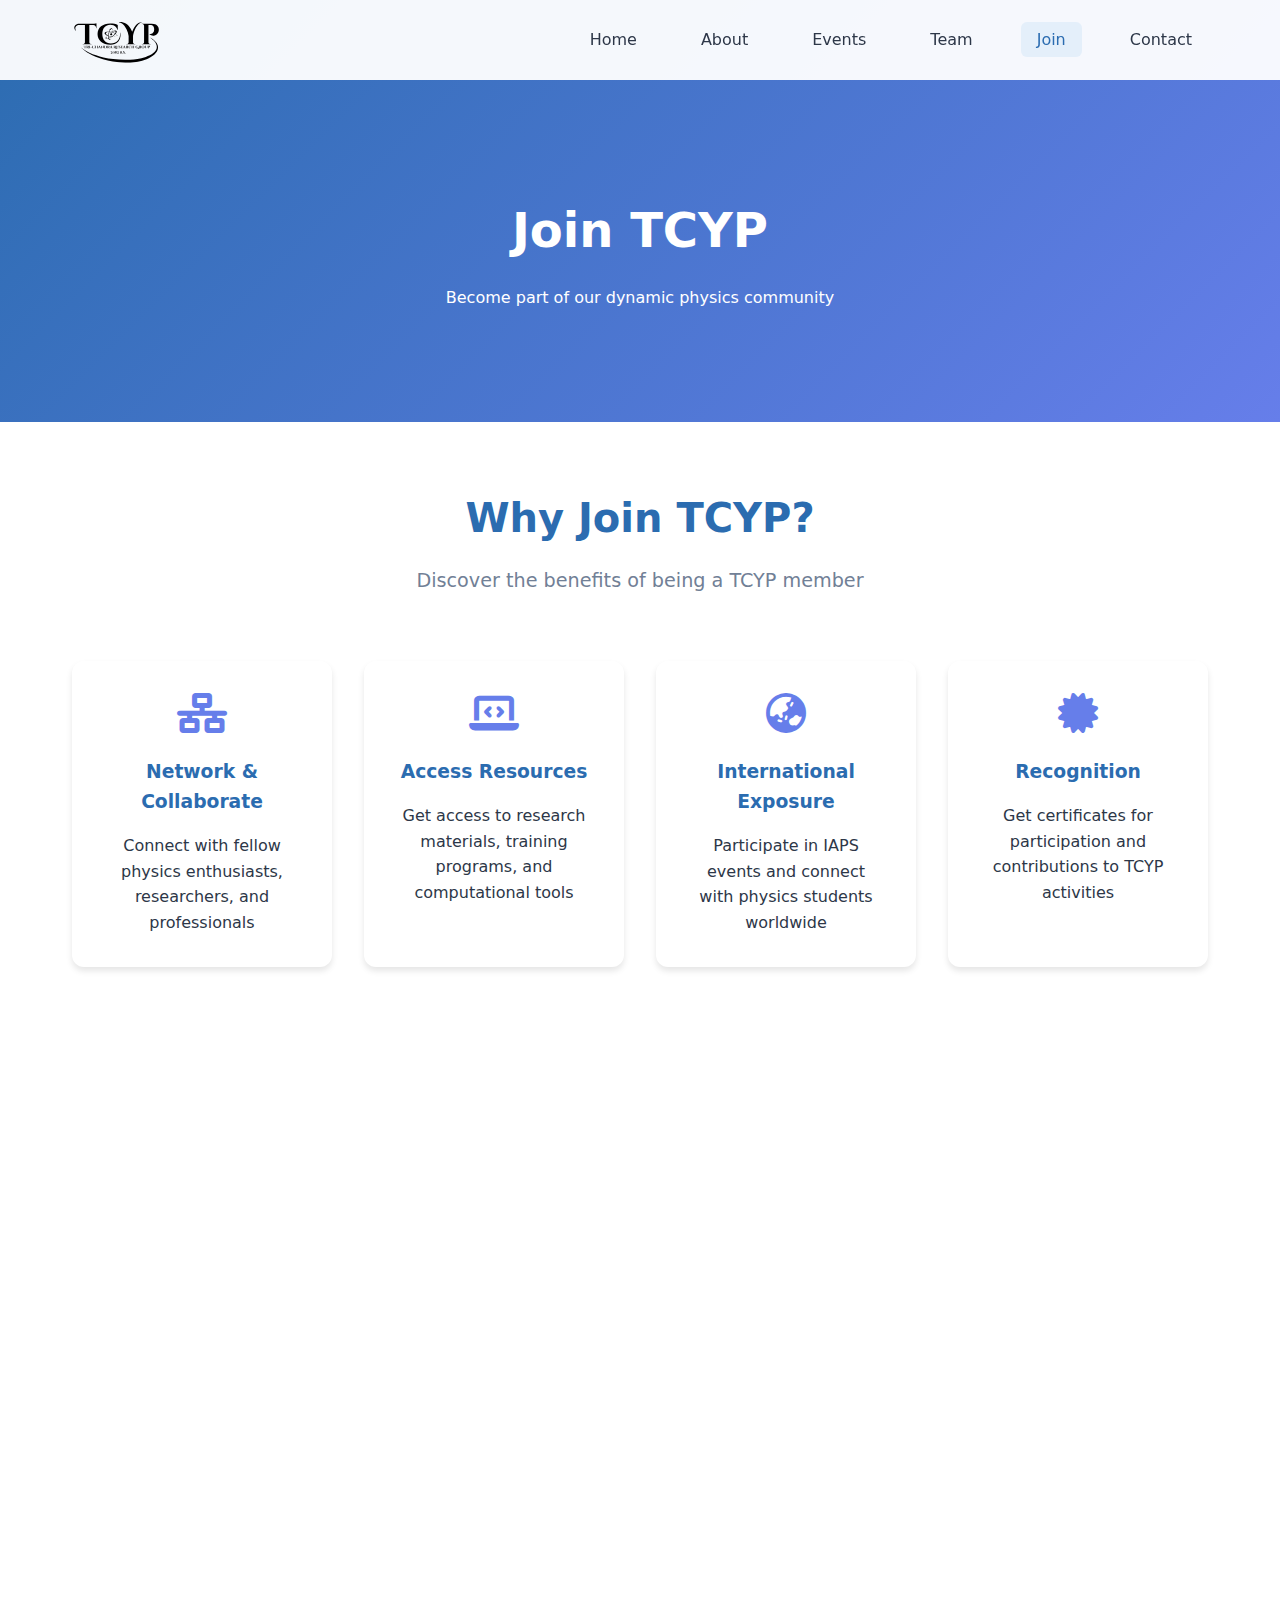
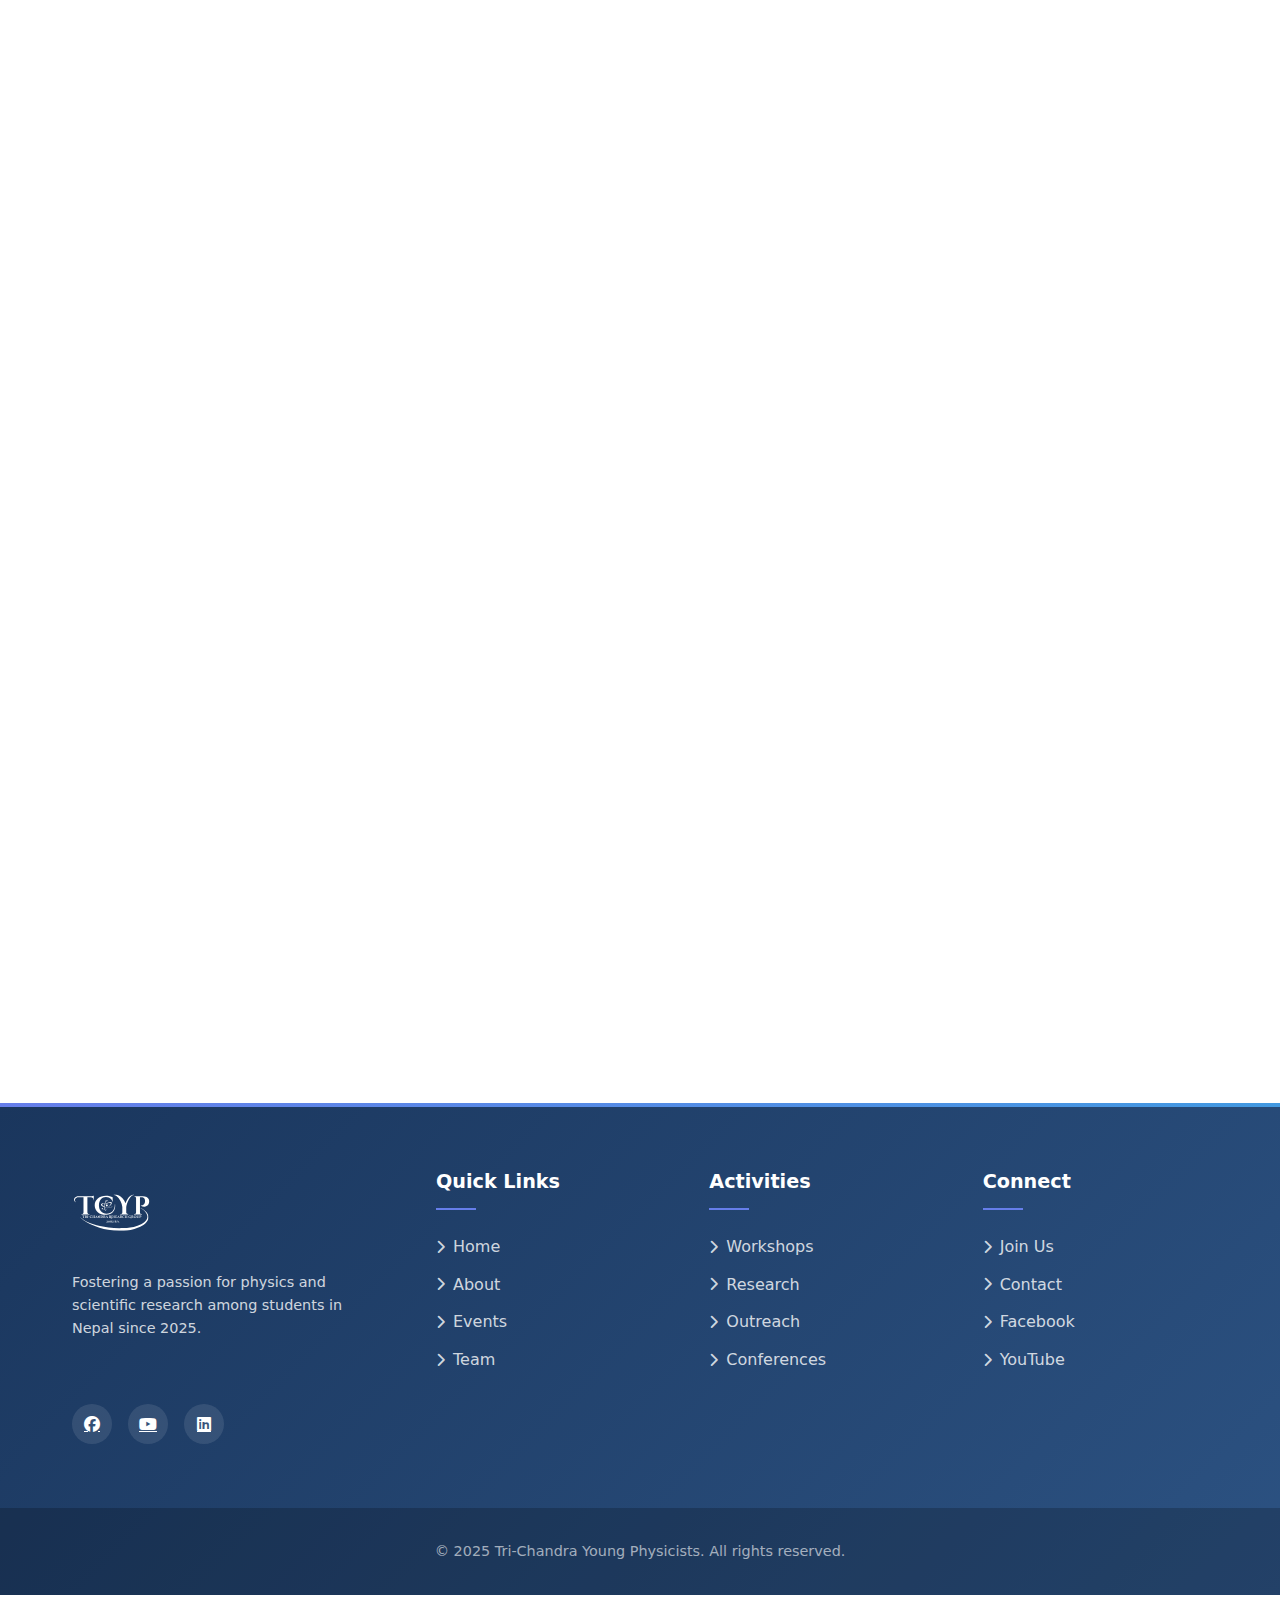
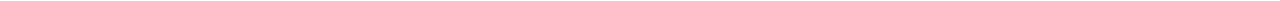
<file: join.html>
<!DOCTYPE html>
<html lang="en">
<head>
    <meta charset="UTF-8">
    <meta name="viewport" content="width=device-width, initial-scale=1.0">
    <meta name="description" content="Join Tri-Chandra Young Physicists (TCYP) and become part of our vibrant physics community">
    <title>Join TCYP - Tri-Chandra Young Physicists</title>
    <link rel="stylesheet" href="styles.css">
    <link rel="icon" type="image/svg+xml" href="assets/images/TCYP-logo.svg">
    <link rel="stylesheet" href="https://cdnjs.cloudflare.com/ajax/libs/font-awesome/6.4.0/css/all.min.css">
</head>
<body>
    <header>
        <div class="header-content">
            <div class="logo">
                <a href="index.html">
                    <img src="Tri-Chandra Young Physicists - TCYP logo.svg" alt="TCYP Logo">
                </a>
            </div>
           
            <nav>
                <ul>
                    <li><a href="index.html">Home</a></li>
                    <li><a href="about.html">About</a></li>
                    <li><a href="events.html">Events</a></li>
                    <li><a href="team.html">Team</a></li>
                    <li><a href="join.html" class="current-page">Join</a></li>
                    <li><a href="contact.html">Contact</a></li>
                </ul>
            </nav>
            <button class="mobile-menu-button" aria-label="Toggle menu">
                <span></span>
                <span></span>
                <span></span>
            </button>
        </div>
    </header>

    <main>
        <section class="page-header">
            <div class="container">
                <h1>Join TCYP</h1>
                <p>Become part of our dynamic physics community</p>
            </div>
        </section>

        <section class="membership-benefits fade-in-up">
            <div class="container">
                <div class="section-title">
                    <h2>Why Join TCYP?</h2>
                    <p>Discover the benefits of being a TCYP member</p>
                </div>
                <div class="benefits-grid">
                    <div class="benefit-card">
                        <i class="fas fa-network-wired"></i>
                        <h3>Network & Collaborate</h3>
                        <p>Connect with fellow physics enthusiasts, researchers, and professionals</p>
                    </div>
                    <div class="benefit-card">
                        <i class="fas fa-laptop-code"></i>
                        <h3>Access Resources</h3>
                        <p>Get access to research materials, training programs, and computational tools</p>
                    </div>
                    <div class="benefit-card">
                        <i class="fas fa-globe-asia"></i>
                        <h3>International Exposure</h3>
                        <p>Participate in IAPS events and connect with physics students worldwide</p>
                    </div>
                    <div class="benefit-card">
                        <i class="fas fa-certificate"></i>
                        <h3>Recognition</h3>
                        <p>Get certificates for participation and contributions to TCYP activities</p>
                    </div>
                </div>
            </div>
        </section>

        <section class="membership-form fade-in-up">
            <div class="container">
                <div class="join-form-wrapper">
                    <h2>Membership Application</h2>
                    <form id="join-form" action="#" method="POST">
                        <div class="form-group">
                            <label for="fullName">Full Name *</label>
                            <input type="text" id="fullName" name="fullName" required>
                        </div>
                        <div class="form-row">
                            <div class="form-group">
                                <label for="email">Email Address *</label>
                                <input type="email" id="email" name="email" required>
                            </div>
                            <div class="form-group">
                                <label for="phone">Phone Number *</label>
                                <input type="tel" id="phone" name="phone" required>
                            </div>
                        </div>
                        <div class="form-group">
                            <label for="institution">Institution *</label>
                            <input type="text" id="institution" name="institution" required>
                        </div>
                        <div class="form-row">
                            <div class="form-group">
                                <label for="degree">Current Degree/Year *</label>
                                <select id="degree" name="degree" required>
                                    <option value="">Select your degree</option>
                                    <option value="BSc">BSc Physics</option>
                                    <option value="MSc">MSc Physics</option>
                                    <option value="PhD">PhD Physics</option>
                                    <option value="other">Other</option>
                                </select>
                            </div>
                            <div class="form-group">
                                <label for="year">Academic Year *</label>
                                <select id="year" name="year" required>
                                    <option value="">Select year</option>
                                    <option value="1">First Year</option>
                                    <option value="2">Second Year</option>
                                    <option value="3">Third Year</option>
                                    <option value="4">Fourth Year</option>
                                </select>
                            </div>
                        </div>
                        <div class="form-group">
                            <label for="interests">Research Interests</label>
                            <textarea id="interests" name="interests" rows="3"></textarea>
                        </div>
                        <div class="form-group">
                            <label for="expectations">What do you expect from TCYP?</label>
                            <textarea id="expectations" name="expectations" rows="3"></textarea>
                        </div>
                        <div class="form-group terms-checkbox">
                            <input type="checkbox" id="terms" name="terms" required>
                            <label for="terms">I agree to TCYP's terms and conditions and will abide by the organization's code of conduct *</label>
                        </div>
                        <button type="submit" class="submit-button">Submit Application</button>
                    </form>
                </div>
            </div>
        </section>

        <section class="membership-process fade-in-up">
            <div class="container">
                <div class="section-title">
                    <h2>Membership Process</h2>
                    <p>What happens after you apply?</p>
                </div>
                <div class="process-timeline">
                    <div class="process-step">
                        <div class="step-number">1</div>
                        <h3>Application Review</h3>
                        <p>We review your application within 3-5 working days</p>
                    </div>
                    <div class="process-step">
                        <div class="step-number">2</div>
                        <h3>Confirmation Email</h3>
                        <p>Receive membership confirmation and welcome package</p>
                    </div>
                    <div class="process-step">
                        <div class="step-number">3</div>
                        <h3>Orientation</h3>
                        <p>Attend our new member orientation session</p>
                    </div>
                    <div class="process-step">
                        <div class="step-number">4</div>
                        <h3>Get Involved</h3>
                        <p>Start participating in TCYP activities and events</p>
                    </div>
                </div>
            </div>
        </section>
    </main>

    <footer>
        <div class="footer-content">
            <div class="footer-logo">
                <img src="Tri-Chandra Young Physicists - TCYP logo.svg" alt="TCYP Logo">
                <div class="footer-description">
                    Fostering a passion for physics and scientific research among students in Nepal since 2025.
                </div>
                <div class="footer-social">
                    <a href="https://facebook.com/tcyoungphysicists" target="_blank"><i class="fab fa-facebook"></i></a>
                    <a href="https://youtube.com/@tcyoungphysicists" target="_blank"><i class="fab fa-youtube"></i></a>
                    <a href="#"><i class="fab fa-linkedin"></i></a>
                </div>
            </div>
            
            <div class="footer-links">
                <div class="footer-links-column">
                    <h3>Quick Links</h3>
                    <ul>
                        <li><a href="index.html"><i class="fas fa-chevron-right"></i> Home</a></li>
                        <li><a href="about.html"><i class="fas fa-chevron-right"></i> About</a></li>
                        <li><a href="events.html"><i class="fas fa-chevron-right"></i> Events</a></li>
                        <li><a href="team.html"><i class="fas fa-chevron-right"></i> Team</a></li>
                    </ul>
                </div>
                
                <div class="footer-links-column">
                    <h3>Activities</h3>
                    <ul>
                        <li><a href="events.html#workshops"><i class="fas fa-chevron-right"></i> Workshops</a></li>
                        <li><a href="events.html#research"><i class="fas fa-chevron-right"></i> Research</a></li>
                        <li><a href="events.html#outreach"><i class="fas fa-chevron-right"></i> Outreach</a></li>
                        <li><a href="events.html#conferences"><i class="fas fa-chevron-right"></i> Conferences</a></li>
                    </ul>
                </div>

                <div class="footer-links-column">
                    <h3>Connect</h3>
                    <ul>
                        <li><a href="join.html"><i class="fas fa-chevron-right"></i> Join Us</a></li>
                        <li><a href="contact.html"><i class="fas fa-chevron-right"></i> Contact</a></li>
                        <li><a href="https://facebook.com/tcyoungphysicists" target="_blank"><i class="fas fa-chevron-right"></i> Facebook</a></li>
                        <li><a href="https://youtube.com/@tcyoungphysicists" target="_blank"><i class="fas fa-chevron-right"></i> YouTube</a></li>
                    </ul>
                </div>
            </div>
        </div>
        
        <div class="footer-bottom">
            <p>&copy; 2025 Tri-Chandra Young Physicists. All rights reserved.</p>
        </div>
    </footer>

    <a href="#" class="back-to-top">
        <i class="fas fa-arrow-up"></i>
    </a>

    <script src="script.js"></script>
</body>
</html>
</file>
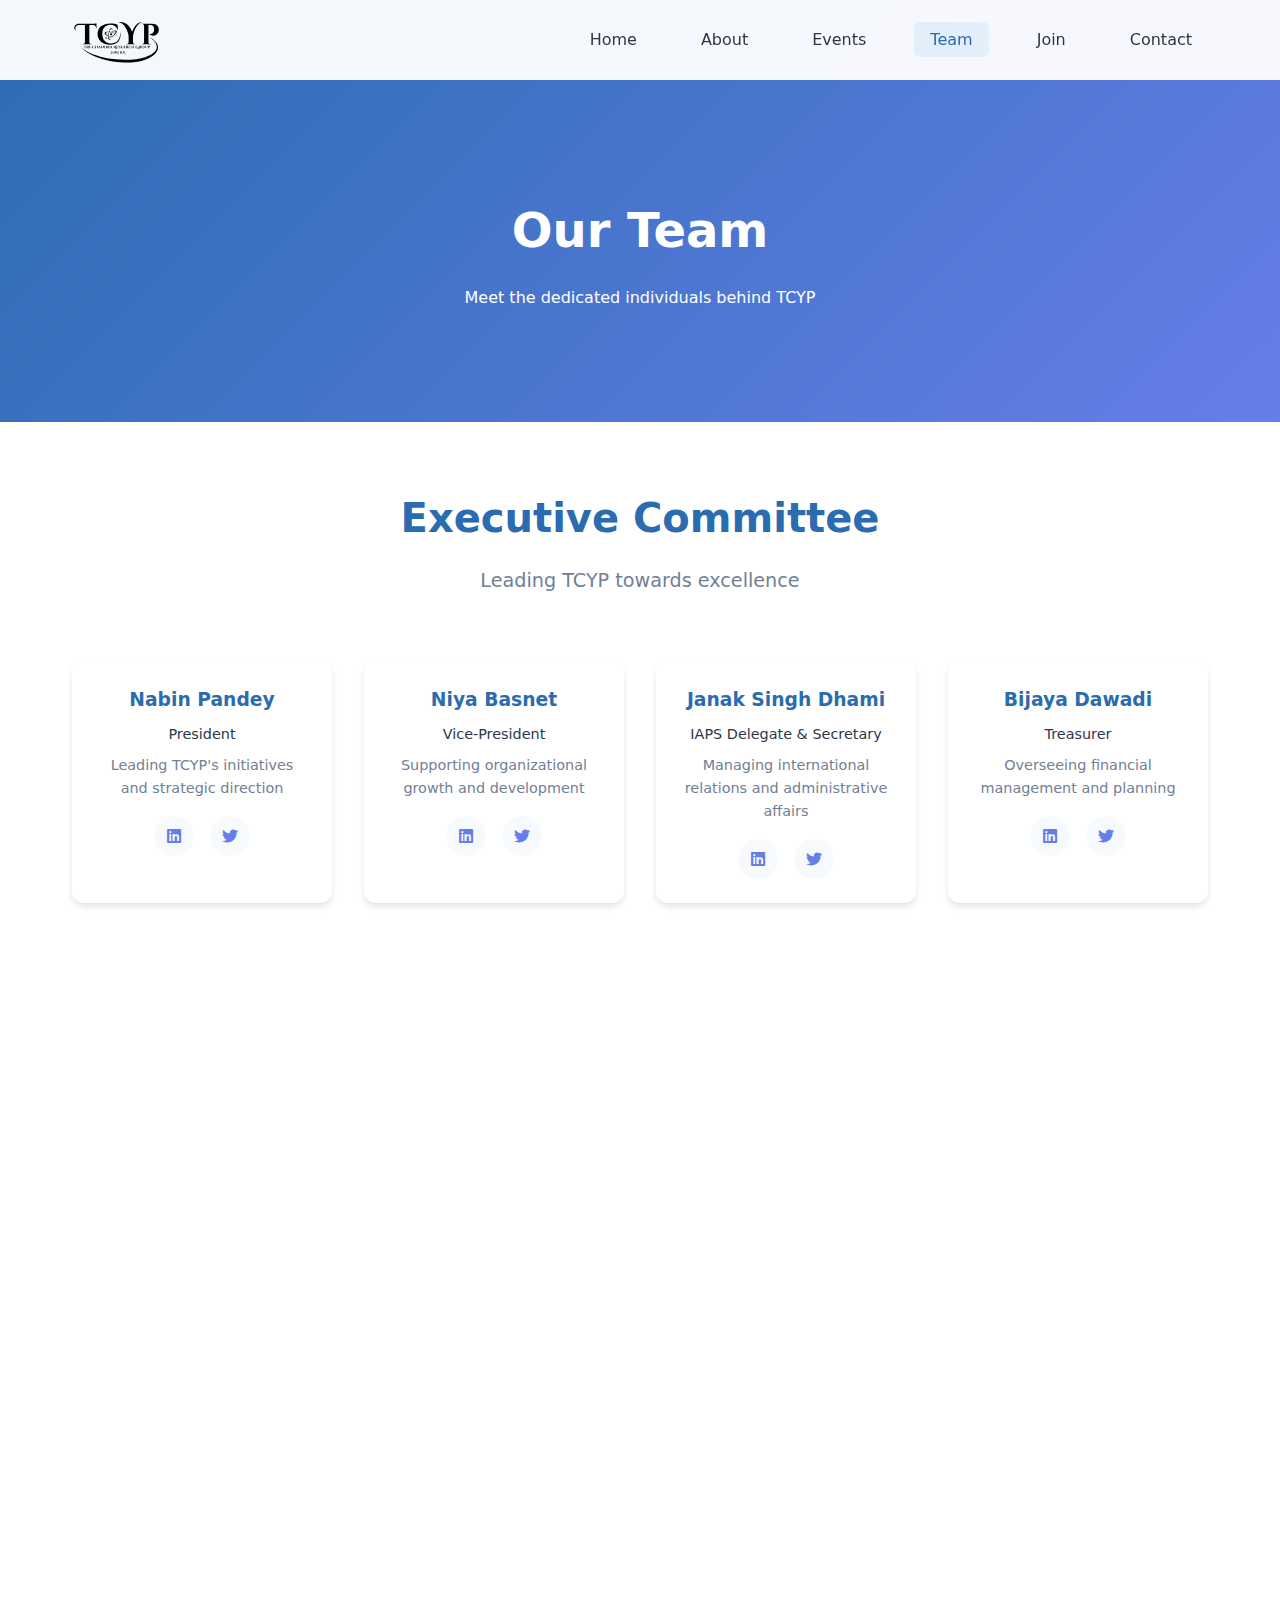
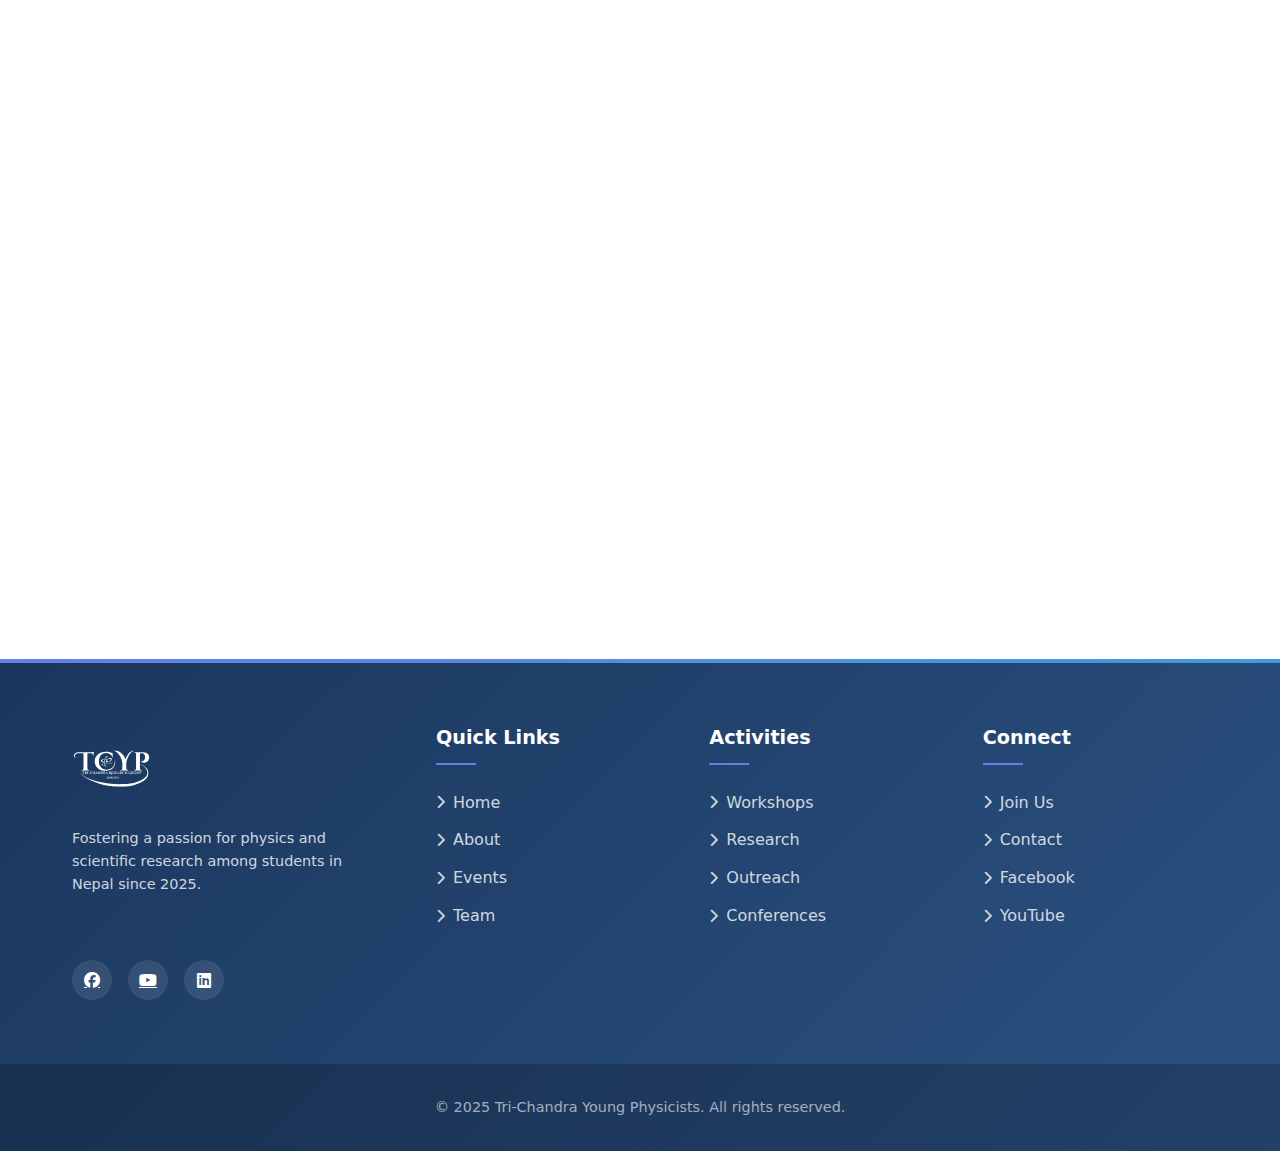
<file: team.html>
<!DOCTYPE html>
<html lang="en">
<head>
    <meta charset="UTF-8">
    <meta name="viewport" content="width=device-width, initial-scale=1.0">
    <meta name="description" content="Meet the team behind Tri-Chandra Young Physicists (TCYP)">
    <title>Our Team - Tri-Chandra Young Physicists (TCYP)</title>
    <link rel="stylesheet" href="styles.css">
    <link rel="icon" type="image/svg+xml" href="assets/images/TCYP-logo.svg">
    <link rel="stylesheet" href="https://cdnjs.cloudflare.com/ajax/libs/font-awesome/6.4.0/css/all.min.css">
</head>
<body>
    <header>
        <div class="header-content">
            <div class="logo">
                <a href="index.html">
                    <img src="Tri-Chandra Young Physicists - TCYP logo.svg" alt="TCYP Logo">
                </a>
            </div>
           
            <nav>
                <ul>
                    <li><a href="index.html">Home</a></li>
                    <li><a href="about.html">About</a></li>
                    <li><a href="events.html">Events</a></li>
                    <li><a href="team.html" class="current-page">Team</a></li>
                    <li><a href="join.html">Join</a></li>
                    <li><a href="contact.html">Contact</a></li>
                </ul>
            </nav>
            <button class="mobile-menu-button" aria-label="Toggle menu">
                <span></span>
                <span></span>
                <span></span>
            </button>
        </div>
    </header>

    <main>
        <section class="page-header">
            <div class="container">
                <h1>Our Team</h1>
                <p>Meet the dedicated individuals behind TCYP</p>
            </div>
        </section>

        <section class="executive-committee fade-in-up">
            <div class="container">
                <div class="section-title">
                    <h2>Executive Committee</h2>
                    <p>Leading TCYP towards excellence</p>
                </div>
                <div class="team-grid">
                    <div class="team-card">
                        <div class="team-info">
                            <h3>Nabin Pandey</h3>
                            <p class="role">President</p>
                            <p class="team-bio">Leading TCYP's initiatives and strategic direction</p>
                            <div class="team-social">
                                <a href="#" class="social-link"><i class="fab fa-linkedin"></i></a>
                                <a href="#" class="social-link"><i class="fab fa-twitter"></i></a>
                            </div>
                        </div>
                    </div>
                    <div class="team-card">
                        <div class="team-info">
                            <h3>Niya Basnet</h3>
                            <p class="role">Vice-President</p>
                            <p class="team-bio">Supporting organizational growth and development</p>
                            <div class="team-social">
                                <a href="#" class="social-link"><i class="fab fa-linkedin"></i></a>
                                <a href="#" class="social-link"><i class="fab fa-twitter"></i></a>
                            </div>
                        </div>
                    </div>
                    <div class="team-card">
                        <div class="team-info">
                            <h3>Janak Singh Dhami</h3>
                            <p class="role">IAPS Delegate & Secretary</p>
                            <p class="team-bio">Managing international relations and administrative affairs</p>
                            <div class="team-social">
                                <a href="#" class="social-link"><i class="fab fa-linkedin"></i></a>
                                <a href="#" class="social-link"><i class="fab fa-twitter"></i></a>
                            </div>
                        </div>
                    </div>
                    <div class="team-card">
                        <div class="team-info">
                            <h3>Bijaya Dawadi</h3>
                            <p class="role">Treasurer</p>
                            <p class="team-bio">Overseeing financial management and planning</p>
                            <div class="team-social">
                                <a href="#" class="social-link"><i class="fab fa-linkedin"></i></a>
                                <a href="#" class="social-link"><i class="fab fa-twitter"></i></a>
                            </div>
                        </div>
                    </div>
                </div>
            </div>
        </section>

        <section class="team-members fade-in-up">
            <div class="container">
                <div class="section-title">
                    <h2>Team Members</h2>
                    <p>Contributing to TCYP's success</p>
                </div>
                <div class="members-grid">
                    <div class="member-card">
                        <div class="member-info">
                            <h3>Ashim Paudyal</h3>
                            <p class="member-bio">Research Coordinator</p>
                        </div>
                    </div>
                    <div class="member-card">
                        <div class="member-info">
                            <h3>Dhirendra Prasad Upadhyay</h3>
                            <p class="member-bio">Events Coordinator</p>
                        </div>
                    </div>
                    <div class="member-card">
                        <div class="member-info">
                            <h3>Himal Parajuli</h3>
                            <p class="member-bio">Technical Lead</p>
                        </div>
                    </div>
                    <div class="member-card">
                        <div class="member-info">
                            <h3>Ram Shankar Yadav</h3>
                            <p class="member-bio">Outreach Coordinator</p>
                        </div>
                    </div>
                    <div class="member-card">
                        <div class="member-info">
                            <h3>Samrat Sharma</h3>
                            <p class="member-bio">Communications Lead</p>
                        </div>
                    </div>
                    <div class="member-card">
                        <div class="member-info">
                            <h3>Toshan Gautam</h3>
                            <p class="member-bio">Project Coordinator</p>
                        </div>
                    </div>
                    <div class="member-card">
                        <div class="member-info">
                            <h3>Ganesh Kharel</h3>
                            <p class="member-bio">Resource Manager</p>
                        </div>
                    </div>
                </div>
            </div>
        </section>

        <section class="join-team fade-in-up">
            <div class="container">
                <div class="join-team-content">
                    <h2>Want to Join Our Team?</h2>
                    <p>We're always looking for passionate individuals to join our community</p>
                    <a href="join.html" class="cta-button">Join TCYP</a>
                </div>
            </div>
        </section>
    </main>

    <footer>
        <div class="footer-content">
            <div class="footer-logo">
                <img src="Tri-Chandra Young Physicists - TCYP logo.svg" alt="TCYP Logo">
                <div class="footer-description">
                    Fostering a passion for physics and scientific research among students in Nepal since 2025.
                </div>
                <div class="footer-social">
                    <a href="https://facebook.com/tcyoungphysicists" target="_blank"><i class="fab fa-facebook"></i></a>
                    <a href="https://youtube.com/@tcyoungphysicists" target="_blank"><i class="fab fa-youtube"></i></a>
                    <a href="#"><i class="fab fa-linkedin"></i></a>
                </div>
            </div>
            
            <div class="footer-links">
                <div class="footer-links-column">
                    <h3>Quick Links</h3>
                    <ul>
                        <li><a href="index.html"><i class="fas fa-chevron-right"></i> Home</a></li>
                        <li><a href="about.html"><i class="fas fa-chevron-right"></i> About</a></li>
                        <li><a href="events.html"><i class="fas fa-chevron-right"></i> Events</a></li>
                        <li><a href="team.html"><i class="fas fa-chevron-right"></i> Team</a></li>
                    </ul>
                </div>
                
                <div class="footer-links-column">
                    <h3>Activities</h3>
                    <ul>
                        <li><a href="events.html#workshops"><i class="fas fa-chevron-right"></i> Workshops</a></li>
                        <li><a href="events.html#research"><i class="fas fa-chevron-right"></i> Research</a></li>
                        <li><a href="events.html#outreach"><i class="fas fa-chevron-right"></i> Outreach</a></li>
                        <li><a href="events.html#conferences"><i class="fas fa-chevron-right"></i> Conferences</a></li>
                    </ul>
                </div>

                <div class="footer-links-column">
                    <h3>Connect</h3>
                    <ul>
                        <li><a href="join.html"><i class="fas fa-chevron-right"></i> Join Us</a></li>
                        <li><a href="contact.html"><i class="fas fa-chevron-right"></i> Contact</a></li>
                        <li><a href="https://facebook.com/tcyoungphysicists" target="_blank"><i class="fas fa-chevron-right"></i> Facebook</a></li>
                        <li><a href="https://youtube.com/@tcyoungphysicists" target="_blank"><i class="fas fa-chevron-right"></i> YouTube</a></li>
                    </ul>
                </div>
            </div>
        </div>
        
        <div class="footer-bottom">
            <p>&copy; 2025 Tri-Chandra Young Physicists. All rights reserved.</p>
        </div>
    </footer>

    <a href="#" class="back-to-top">
        <i class="fas fa-arrow-up"></i>
    </a>

    <script src="script.js"></script>
</body>
</html>
</file>
<file: styles.css>
@import url('https://fonts.googleapis.com/css2?family=Poppins:wght@300;400;500;600;700&display=swap');

:root {
    --primary-color: #2b6cb0;
    --secondary-color: #4299e1;
    --accent-color: #667eea;
    --text-color: #2d3748;
    --light-text: #718096;
    --background: #ffffff;
    --light-bg: #f7fafc;
    --header-height: 80px;
    --transition: all 0.3s ease;
}

/* Reset and base styles */
* {
    box-sizing: border-box;
    margin: 0;
    padding: 0;
}

body {
    font-family: 'Segoe UI', system-ui, -apple-system, sans-serif;
    color: var(--text-color);
    line-height: 1.6;
    overflow-x: hidden;
    scroll-behavior: smooth;
    -webkit-font-smoothing: antialiased;
}

header {
    position: fixed;
    top: 0;
    left: 0;
    right: 0;
    height: var(--header-height);
    background: rgba(255, 255, 255, 0.95);
    z-index: 1000;
    transition: var(--transition);
}

.header-content {
    max-width: 1200px;
    margin: 0 auto;
    padding: 0 2rem;
    display: flex;
    justify-content: space-between;
    align-items: center;
    height: 100%;
    }

.logo img {
    height: 90px;
    width: auto;
    object-fit: contain;
    touch-action: none;
    user-select: none;
    -webkit-user-select: none;
    -webkit-touch-callout: none;
    }

.logo a {
    touch-action: none;
    display: block;
}

nav ul {
    display: flex;
    gap: 2rem;
    list-style: none;
}

nav a {
    color: var(--text-color);
    text-decoration: none;
    font-weight: 500;
    padding: 0.5rem 1rem;
    border-radius: 6px;
    transition: var(--transition);
}

nav a:hover, nav a.current-page {
    color: var(--primary-color);
    background: rgba(66, 153, 225, 0.1);
}

/* Hero section */
.hero {
    min-height: 100vh;
    background: linear-gradient(rgba(0, 0, 0, 0.7), rgba(0, 0, 0, 0.7)), 
                url('cover.jpg');
    background-size: cover;
    background-position: center;
    background-attachment: fixed;
    background-repeat: no-repeat;
    display: flex;
    align-items: center;
    justify-content: center;
    color: white;
    text-align: center;
    padding: var(--header-height) 2rem 2rem;
}

/* Page specific hero backgrounds */
.about-hero {
    background-image: linear-gradient(rgba(0, 0, 0, 0.7), rgba(0, 0, 0, 0.7)), 
                      url('event1.jpg');
}

.events-hero {
    background-image: linear-gradient(rgba(0, 0, 0, 0.7), rgba(0, 0, 0, 0.7)), 
                      url('Days POST (1).jpg');
}

.team-hero {
    background-image: linear-gradient(rgba(0, 0, 0, 0.7), rgba(0, 0, 0, 0.7)), 
                      url('cover.jpg');
}

.contact-hero {
    background-image: linear-gradient(rgba(0, 0, 0, 0.7), rgba(0, 0, 0, 0.7)), 
                      url('event1.jpg');
}

.join-hero {
    background-image: linear-gradient(rgba(0, 0, 0, 0.7), rgba(0, 0, 0, 0.7)), 
                      url('Days POST (1).jpg');
}

.hero-content {
    max-width: 800px;
}

.hero-logo {
    width: 120px;
    height: auto;
    margin-bottom: 2rem;
    filter: drop-shadow(0 4px 6px rgba(0, 0, 0, 0.3));
}

.hero h1 {
    font-size: 3.5rem;
    margin-bottom: 1rem;
    font-weight: 700;
}

.hero p {
    font-size: 1.5rem;
    margin-bottom: 2rem;
    opacity: 0.9;
}

.cta-button {
    display: inline-block;
    padding: 1rem 2.5rem;
    background: white;
    color: var(--primary-color);
    text-decoration: none;
    border-radius: 30px;
    font-weight: 600;
    transition: var(--transition);
    box-shadow: 0 4px 6px rgba(0, 0, 0, 0.1);
}

.cta-button:hover {
    transform: translateY(-2px);
    box-shadow: 0 6px 8px rgba(0, 0, 0, 0.15);
}

/* Main content sections */
.container {
    max-width: 1200px;
    margin: 0 auto;
    padding: 4rem 2rem;
}

.section-title {
    text-align: center;
    margin-bottom: 4rem;
}

.section-title h2 {
    font-size: 2.5rem;
    color: var(--primary-color);
    margin-bottom: 1rem;
}

.section-title p {
    color: var(--light-text);
    font-size: 1.2rem;
}

/* Intro features */
.intro-features {
    display: grid;
    grid-template-columns: repeat(auto-fit, minmax(280px, 1fr));
    gap: 2rem;
    margin-top: 3rem;
}

.intro-feature {
    text-align: center;
    padding: 2rem;
    background: var(--light-bg);
    border-radius: 12px;
    transition: var(--transition);
}

.intro-feature:hover {
    transform: translateY(-5px);
    box-shadow: 0 10px 20px rgba(0, 0, 0, 0.1);
}

.intro-feature i {
    font-size: 2.5rem;
    color: var(--accent-color);
    margin-bottom: 1.5rem;
}

.intro-feature h3 {
    margin-bottom: 1rem;
    color: var(--primary-color);
}

/* Events grid */
.events-grid {
    display: grid;
    grid-template-columns: repeat(auto-fit, minmax(300px, 1fr));
    gap: 2rem;
    margin-bottom: 3rem;
}

.event-card {
    background: white;
    border-radius: 12px;
    overflow: hidden;
    box-shadow: 0 4px 6px rgba(0, 0, 0, 0.1);
    transition: var(--transition);
}

.event-card:hover {
    transform: translateY(-5px);
    box-shadow: 0 10px 20px rgba(0, 0, 0, 0.1);
}

.event-card img {
    width: 100%;
    height: 200px;
    object-fit: cover;
}

.event-details {
    padding: 1.5rem;
}

.event-details h3 {
    margin-bottom: 1rem;
    color: var(--primary-color);
}

.event-meta {
    display: flex;
    gap: 1rem;
    margin-bottom: 1rem;
}

.event-type {
    padding: 0.25rem 0.75rem;
    border-radius: 15px;
    font-size: 0.875rem;
    font-weight: 500;
}

.national {
    background: rgba(66, 153, 225, 0.1);
    color: var(--primary-color);
}

.local {
    background: rgba(72, 187, 120, 0.1);
    color: #2f855a;
}

.event-date {
    color: var(--light-text);
    font-size: 0.875rem;
    margin-bottom: 1rem;
}

.read-more {
    color: var(--primary-color);
    text-decoration: none;
    font-weight: 500;
}

/* Footer styles */
footer {
    background: linear-gradient(135deg, #1a365d 0%, #2c5282 100%);
    color: white;
    padding: 4rem 0 0;
    position: relative;
    overflow: hidden;
}

footer::before {
    content: '';
    position: absolute;
    top: 0;
    left: 0;
    right: 0;
    height: 4px;
    background: linear-gradient(90deg, var(--accent-color), #4299e1);
}

.footer-content {
    max-width: 1200px;
    margin: 0 auto;
    padding: 0 2rem;
    display: grid;
    grid-template-columns: 300px 1fr;
    gap: 4rem;
    position: relative;
}

.footer-logo {
    display: flex;
    flex-direction: column;
    align-items: flex-start;
}

.footer-logo img {
    height: 80px;
    width: auto;
    margin-bottom: 1.5rem;
    filter: brightness(0) invert(1);
}

.footer-description {
    color: rgba(255, 255, 255, 0.8);
    font-size: 0.9rem;
    line-height: 1.6;
    margin-bottom: 2rem;
}

.footer-links {
    display: grid;
    grid-template-columns: repeat(auto-fit, minmax(200px, 1fr));
    gap: 3rem;
}

.footer-links-column h3 {
    color: white;
    font-size: 1.2rem;
    margin-bottom: 1.5rem;
    position: relative;
    padding-bottom: 0.75rem;
}

.footer-links-column h3::after {
    content: '';
    position: absolute;
    bottom: 0;
    left: 0;
    width: 40px;
    height: 2px;
    background: var(--accent-color);
}

.footer-links-column ul {
    list-style: none;
    padding: 0;
}

.footer-links-column ul li {
    margin-bottom: 0.75rem;
}

.footer-links-column a {
    color: rgba(255, 255, 255, 0.8);
    text-decoration: none;
    transition: var(--transition);
    display: inline-flex;
    align-items: center;
}

.footer-links-column a:hover {
    color: white;
    transform: translateX(5px);
}

.footer-links-column a i {
    margin-right: 0.5rem;
    font-size: 0.875rem;
}

.footer-social {
    margin-top: 2rem;
    display: flex;
    gap: 1rem;
}

.footer-social a {
    width: 40px;
    height: 40px;
    border-radius: 50%;
    background: rgba(255, 255, 255, 0.1);
    color: white;
    display: flex;
    align-items: center;
    justify-content: center;
    transition: var(--transition);
}

.footer-social a:hover {
    background: var(--accent-color);
    transform: translateY(-3px);
}

.footer-bottom {
    margin-top: 4rem;
    padding: 2rem;
    text-align: center;
    background: rgba(0, 0, 0, 0.2);
}

.footer-bottom p {
    color: rgba(255, 255, 255, 0.6);
    font-size: 0.9rem;
}

/* Responsive footer */
@media (max-width: 768px) {
    .footer-content {
        grid-template-columns: 1fr;
        gap: 3rem;
        text-align: center;
    }

    .footer-logo {
        align-items: center;
    }

    .footer-links-column h3::after {
        left: 50%;
        transform: translateX(-50%);
    }

    .footer-social {
        justify-content: center;
    }

    .footer-links-column a:hover {
        transform: translateX(0) scale(1.05);
    }
}

/* Back to top button */
.back-to-top {
    position: fixed;
    bottom: 2rem;
    right: 2rem;
    background: var(--primary-color);
    color: white;
    width: 50px;
    height: 50px;
    border-radius: 50%;
    display: flex;
    align-items: center;
    justify-content: center;
    text-decoration: none;
    opacity: 0;
    visibility: hidden;
    transition: var(--transition);
    box-shadow: 0 4px 6px rgba(0, 0, 0, 0.1);
}

.back-to-top.show {
    opacity: 1;
    visibility: visible;
}

.back-to-top:hover {
    background: var(--secondary-color);
    transform: translateY(-2px);
}

/* Animations */
.fade-in-up {
    opacity: 0;
    transform: translateY(20px);
    transition: opacity 0.6s ease, transform 0.6s ease;
}

.fade-in-up.visible {
    opacity: 1;
    transform: translateY(0);
}

/* Mobile menu */
.mobile-menu-button {
    display: none;
    background: none;
    border: none;
    cursor: pointer;
    padding: 0.5rem;
    z-index: 1001;
}

.mobile-menu-button span {
    display: block;
    width: 25px;
    height: 2px;
    background: var(--text-color);
    margin: 5px 0;
    transition: var(--transition);
}

.mobile-menu-button.active span:nth-child(1) {
    transform: translateY(7px) rotate(45deg);
}

.mobile-menu-button.active span:nth-child(2) {
    opacity: 0;
}

.mobile-menu-button.active span:nth-child(3) {
    transform: translateY(-7px) rotate(-45deg);
}

/* Page header styles */
.page-header {
    background: linear-gradient(135deg, var(--primary-color) 0%, var(--accent-color) 100%);
    color: white;
    padding: calc(var(--header-height) + 3rem) 0 3rem;
    text-align: center;
}

.page-header h1 {
    font-size: 3rem;
    margin-bottom: 1rem;
}

/* Event categories */
.categories-grid {
    display: grid;
    grid-template-columns: repeat(auto-fit, minmax(250px, 1fr));
    gap: 2rem;
    margin-bottom: 4rem;
}

.category-card {
    background: var(--light-bg);
    padding: 2rem;
    border-radius: 12px;
    text-align: center;
    transition: var(--transition);
}

.category-card:hover {
    transform: translateY(-5px);
    box-shadow: 0 10px 20px rgba(0, 0, 0, 0.1);
}

.category-card i {
    font-size: 2.5rem;
    color: var(--accent-color);
    margin-bottom: 1.5rem;
}

.category-card h3 {
    color: var(--primary-color);
    margin-bottom: 1rem;
}

/* Events timeline */
.events-timeline {
    max-width: 800px;
    margin: 0 auto;
}

.event-item {
    display: grid;
    grid-template-columns: auto 1fr;
    gap: 2rem;
    padding: 2rem;
    background: white;
    border-radius: 12px;
    margin-bottom: 2rem;
    box-shadow: 0 4px 6px rgba(0, 0, 0, 0.1);
    transition: var(--transition);
}

.event-item:hover {
    transform: translateY(-3px);
    box-shadow: 0 8px 15px rgba(0, 0, 0, 0.1);
}

.event-date {
    text-align: center;
    padding: 1rem;
    background: var(--primary-color);
    color: white;
    border-radius: 8px;
    min-width: 80px;
}

.event-date .day {
    font-size: 1.8rem;
    font-weight: 700;
    display: block;
    line-height: 1;
}

.event-date .month {
    font-size: 1rem;
    text-transform: uppercase;
}

.event-content h3 {
    color: var(--primary-color);
    margin-bottom: 0.5rem;
}

.event-location {
    color: var(--light-text);
    margin-left: 1rem;
}

.register-button {
    display: inline-block;
    padding: 0.5rem 1.5rem;
    background: var(--accent-color);
    color: white;
    text-decoration: none;
    border-radius: 20px;
    margin-top: 1rem;
    transition: var(--transition);
}

.register-button:hover {
    background: var(--primary-color);
    transform: translateY(-2px);
}

/* Activities grid */
.activities-grid {
    display: grid;
    grid-template-columns: repeat(auto-fit, minmax(280px, 1fr));
    gap: 2rem;
}

.activity-card {
    background: white;
    padding: 2rem;
    border-radius: 12px;
    text-align: center;
    box-shadow: 0 4px 6px rgba(0, 0, 0, 0.1);
    transition: var(--transition);
}

.activity-card:hover {
    transform: translateY(-5px);
    box-shadow: 0 10px 20px rgba(0, 0, 0, 0.1);
}

.activity-card i {
    font-size: 2rem;
    color: var(--accent-color);
    margin-bottom: 1rem;
}

.activity-card h3 {
    color: var(--primary-color);
    margin-bottom: 0.5rem;
}

.activity-card p:first-of-type {
    color: var(--light-text);
    font-size: 0.9rem;
    margin-bottom: 0.5rem;
}

/* International days */
.days-grid {
    display: grid;
    grid-template-columns: repeat(auto-fit, minmax(200px, 1fr));
    gap: 2rem;
}

.day-card {
    background: var(--light-bg);
    padding: 2rem;
    border-radius: 12px;
    text-align: center;
    transition: var(--transition);
}

.day-card:hover {
    transform: translateY(-3px);
    box-shadow: 0 6px 12px rgba(0, 0, 0, 0.1);
}

.day-card h3 {
    color: var (--primary-color);
    margin-bottom: 0.5rem;
}

.day-card .date {
    color: var(--light-text);
    font-size: 0.9rem;
}

/* About page specific styles */
.about-grid {
    display: grid;
    grid-template-columns: 1fr 1fr;
    gap: 4rem;
    align-items: center;
}

.about-text h2 {
    color: var(--primary-color);
    margin-bottom: 1.5rem;
}

.about-text ul {
    list-style: none;
    margin: 1.5rem 0;
}

.about-text ul li {
    margin-bottom: 0.5rem;
    padding-left: 1.5rem;
    position: relative;
}

.about-text ul li:before {
    content: "•";
    color: var(--accent-color);
    font-size: 1.5rem;
    position: absolute;
    left: 0;
    line-height: 1;
}

.about-image img {
    width: 100%;
    border-radius: 12px;
    box-shadow: 0 10px 20px rgba(0, 0, 0, 0.1);
}

/* Team section */
.team-grid {
    display: grid;
    grid-template-columns: repeat(auto-fit, minmax(250px, 1fr));
    gap: 2rem;
    margin-bottom: 3rem;
}

.team-card {
    background: white;
    border-radius: 12px;
    overflow: hidden;
    box-shadow: 0 4px 6px rgba(0, 0, 0, 0.1);
    transition: var(--transition);
}

.team-card:hover {
    transform: translateY(-5px);
    box-shadow: 0 10px 20px rgba(0, 0, 0, 0.1);
}

.team-info {
    padding: 1.5rem;
    text-align: center;
}

.team-info h3 {
    color: var(--primary-color);
    margin-bottom: 0.5rem;
}

.team-info .role {
    color: var (--light-text);
    font-size: 0.9rem;
}

/* Contact page styles */
.contact-grid {
    display: grid;
    grid-template-columns: 1fr 1fr;
    gap: 4rem;
    margin-bottom: 4rem;
}

.contact-info h2,
.contact-form h2 {
    color: var(--primary-color);
    margin-bottom: 2rem;
}

.contact-details {
    display: grid;
    gap: 2rem;
}

.contact-item {
    display: grid;
    grid-template-columns: auto 1fr;
    gap: 1rem;
    align-items: start;
}

.contact-item i {
    font-size: 1.5rem;
    color: var(--accent-color);
    margin-top: 0.25rem;
}

.contact-item h3 {
    color: var(--primary-color);
    margin-bottom: 0.5rem;
}

.contact-item a {
    color: var(--text-color);
    text-decoration: none;
    transition: var(--transition);
}

.contact-item a:hover {
    color: var(--primary-color);
}

.social-links {
    display: flex;
    gap: 1rem;
}

.social-link {
    width: 40px;
    height: 40px;
    border-radius: 50%;
    background: var(--light-bg);
    display: flex;
    align-items: center;
    justify-content: center;
    color: var(--accent-color);
    text-decoration: none;
    transition: var(--transition);
}

.social-link:hover {
    background: var(--accent-color);
    color: white;
    transform: translateY(-2px);
}

/* Contact form */
.contact-form {
    background: white;
    padding: 2rem;
    border-radius: 12px;
    box-shadow: 0 4px 6px rgba(0, 0, 0, 0.1);
}

.form-group {
    margin-bottom: 1.5rem;
}

.form-group label {
    display: block;
    margin-bottom: 0.5rem;
    color: var(--text-color);
    font-weight: 500;
}

.form-group input,
.form-group textarea {
    width: 100%;
    padding: 0.75rem 1rem;
    border: 2px solid var(--light-bg);
    border-radius: 6px;
    font-size: 1rem;
    transition: var(--transition);
}

.form-group input:focus,
.form-group textarea:focus {
    outline: none;
    border-color: var(--accent-color);
}

.submit-button {
    background: var(--primary-color);
    color: white;
    border: none;
    padding: 1rem 2rem;
    border-radius: 30px;
    font-size: 1rem;
    font-weight: 600;
    cursor: pointer;
    transition: var(--transition);
    width: 100%;
}

.submit-button:hover {
    background: var(--accent-color);
    transform: translateY(-2px);
}

/* Map section */
.map-container {
    border-radius: 12px;
    overflow: hidden;
    box-shadow: 0 4px 6px rgba(0, 0, 0, 0.1);
}

/* Responsive adjustments for contact page */
@media (max-width: 768px) {
    .contact-grid {
        grid-template-columns: 1fr;
        gap: 2rem;
    }
    
    .contact-form {
        order: -1;
    }
}

/* Join page styles */
.benefits-grid {
    display: grid;
    grid-template-columns: repeat(auto-fit, minmax(250px, 1fr));
    gap: 2rem;
    margin-bottom: 4rem;
}

.benefit-card {
    background: white;
    padding: 2rem;
    border-radius: 12px;
    text-align: center;
    box-shadow: 0 4px 6px rgba(0, 0, 0, 0.1);
    transition: var(--transition);
}

.benefit-card:hover {
    transform: translateY(-5px);
    box-shadow: 0 10px 20px rgba(0, 0, 0, 0.1);
}

.benefit-card i {
    font-size: 2.5rem;
    color: var(--accent-color);
    margin-bottom: 1.5rem;
}

.benefit-card h3 {
    color: var(--primary-color);
    margin-bottom: 1rem;
}

/* Join form */
.join-form-wrapper {
    max-width: 800px;
    margin: 0 auto;
    background: white;
    padding: 3rem;
    border-radius: 12px;
    box-shadow: 0 4px 6px rgba(0, 0, 0, 0.1);
}

.join-form-wrapper h2 {
    color: var(--primary-color);
    margin-bottom: 2rem;
    text-align: center;
}

.form-row {
    display: grid;
    grid-template-columns: 1fr 1fr;
    gap: 2rem;
}

select {
    width: 100%;
    padding: 0.75rem 1rem;
    border: 2px solid var(--light-bg);
    border-radius: 6px;
    font-size: 1rem;
    color: var(--text-color);
    background: white;
    cursor: pointer;
    transition: var(--transition);
}

select:focus {
    outline: none;
    border-color: var(--accent-color);
}

.terms-checkbox {
    display: flex;
    gap: 1rem;
    align-items: flex-start;
}

.terms-checkbox input[type="checkbox"] {
    width: auto;
    margin-top: 0.25rem;
}

.terms-checkbox label {
    font-size: 0.9rem;
    margin: 0;
}

/* Process timeline */
.process-timeline {
    max-width: 900px;
    margin: 0 auto;
    display: grid;
    grid-template-columns: repeat(auto-fit, minmax(200px, 1fr));
    gap: 2rem;
    padding: 2rem 0;
}

.process-step {
    text-align: center;
    position: relative;

    margin-bottom: 0.5rem;
}

.process-step p {
    color: var(--light-text);
    font-size: 0.9rem;
}

/* Responsive adjustments for join page */
@media (max-width: 768px) {
    .form-row {
        grid-template-columns: 1fr;
        gap: 1rem;
    }

    .join-form-wrapper {
        padding: 2rem;
    }

    .process-step:not(:last-child)::after {
        display: none;
    }
}

/* Team page specific styles */
.members-grid {
    display: grid;
    grid-template-columns: repeat(auto-fit, minmax(280px, 1fr));
    gap: 2rem;
    margin-bottom: 4rem;
}

.member-card {
    background: white;
    border-radius: 12px;
    overflow: hidden;
    box-shadow: 0 4px 6px rgba(0, 0, 0, 0.1);
    transition: var(--transition);
}

.member-card:hover {
    transform: translateY(-5px);
    box-shadow: 0 10px 20px rgba(0, 0, 0, 0.1);
}

.member-info {
    padding: 1.5rem;
    text-align: center;
}

.member-info h3 {
    color: var(--primary-color);
    margin-bottom: 0.5rem;
}

.member-bio {
    color: var(--light-text);
    font-size: 0.9rem;
}

.team-bio {
    color: var(--light-text);
    margin: 0.5rem 0;
    font-size: 0.9rem;
}

.team-social {
    display: flex;
    justify-content: center;
    gap: 1rem;
    margin-top: 1rem;
}

.join-team {
    background: linear-gradient(135deg, var(--primary-color) 0%, var(--accent-color) 100%);
    color: white;
    padding: 4rem 0;
    margin-top: 2rem;
}

.join-team-content {
    text-align: center;
    max-width: 600px;
    margin: 0 auto;
}

.join-team-content h2 {
    font-size: 2.5rem;
    margin-bottom: 1rem;
}

.join-team-content p {
    margin-bottom: 2rem;
    opacity: 0.9;
}

.join-team-content .cta-button {
    background: white;
    color: var(--primary-color);
    padding: 1rem 3rem;
    font-size: 1.1rem;
    box-shadow: 0 4px 6px rgba(0, 0, 0, 0.1);
}

.join-team-content .cta-button:hover {
    transform: translateY(-2px);
    box-shadow: 0 6px 12px rgba(0, 0, 0, 0.15);
}

/* Responsive design */
@media (max-width: 768px) {
    .mobile-menu-button {
        display: block;
    }

    nav ul {
        position: fixed;
        top: var(--header-height);
        left: 0;
        right: 0;
        background: white;
        flex-direction: column;
        padding: 1rem 2rem;
        gap: 0;
        transform: translateY(-150%);
        opacity: 0;
        visibility: hidden;
        transition: all 0.3s cubic-bezier(0.4, 0, 0.2, 1);
        box-shadow: 0 4px 6px rgba(0, 0, 0, 0.1);
        max-height: calc(100vh - var(--header-height));
        overflow-y: auto;
        -webkit-overflow-scrolling: touch;
    }

    nav ul.transitioning {
        visibility: visible;
    }

    nav ul.active {
        transform: translateY(0);
        opacity: 1;
        visibility: visible;
    }

    nav ul li {
        width: 100%;
        border-bottom: 1px solid rgba(0, 0, 0, 0.1);
    }

    nav ul li:last-child {
        border-bottom: none;
    }

    nav ul li a {
        display: block;
        padding: 1rem 0;
        width: 100%;
        text-align: center;
    }

    nav a:hover, nav a.current-page {
        background: none;
        color: var(--primary-color);
    }

    .hero h1 {
        font-size: 2.5rem;
    }

    .footer-content {
        grid-template-columns: 1fr;
        text-align: center;
    }

    .footer-logo {
        margin: 0 auto;
    }

    .about-grid {
        grid-template-columns: 1fr;
        gap: 2rem;
    }

    .event-item {
        grid-template-columns: 1fr;
        text-align: center;
    }

    .event-date {
        margin: 0 auto;
    }

    .categories-grid,
    .activities-grid,
    .days-grid {
        grid-template-columns: 1fr;
    }
}

/* Prevent body scroll when menu is open */
body.menu-open {
    overflow: hidden;
    position: fixed;
    width: 100%;
}

/* Form validation and error states */
.form-group.error input,
.form-group.error textarea,
.form-group.error select {
    border-color: #e53e3e;
}

.error-message {
    color: #e53e3e;
    font-size: 0.875rem;
    margin-top: 0.5rem;
}

.success-message {
    text-align: center;
    padding: 2rem;
    background: #f0fff4;
    border-radius: 8px;
    color: #2f855a;
}

.success-message i {
    font-size: 2rem;
    margin-bottom: 1rem;
}

/* Loading states */
.loading {
    opacity: 0.7;
    pointer-events: none;
}

button:disabled {
    opacity: 0.7;
    cursor: not-allowed;
}

.fa-spinner {
    margin-right: 0.5rem;
}

/* Image loading and error states */
img {
    transition: opacity 0.3s ease;
}

.img-error {
    opacity: 0.5;
    border: 1px solid #e53e3e;
}

/* Offline mode */
.offline {
    --offline-color: #e53e3e;
}

.offline header::after {
    content: 'You are offline. Some features may be limited.';
    display: block;
    background: var(--offline-color);
    color: white;
    text-align: center;
    padding: 0.5rem;
    font-size: 0.875rem;
    position: absolute;
    bottom: -28px;
    left: 0;
    right: 0;
}

.offline form button[type="submit"] {
    background: #718096;
    pointer-events: none;
}

/* Form field focus states for accessibility */
input:focus,
textarea:focus,
select:focus {
    outline: none;
    border-color: var(--accent-color);
    box-shadow: 0 0 0 3px rgba(66, 153, 225, 0.5);
}
</file>
